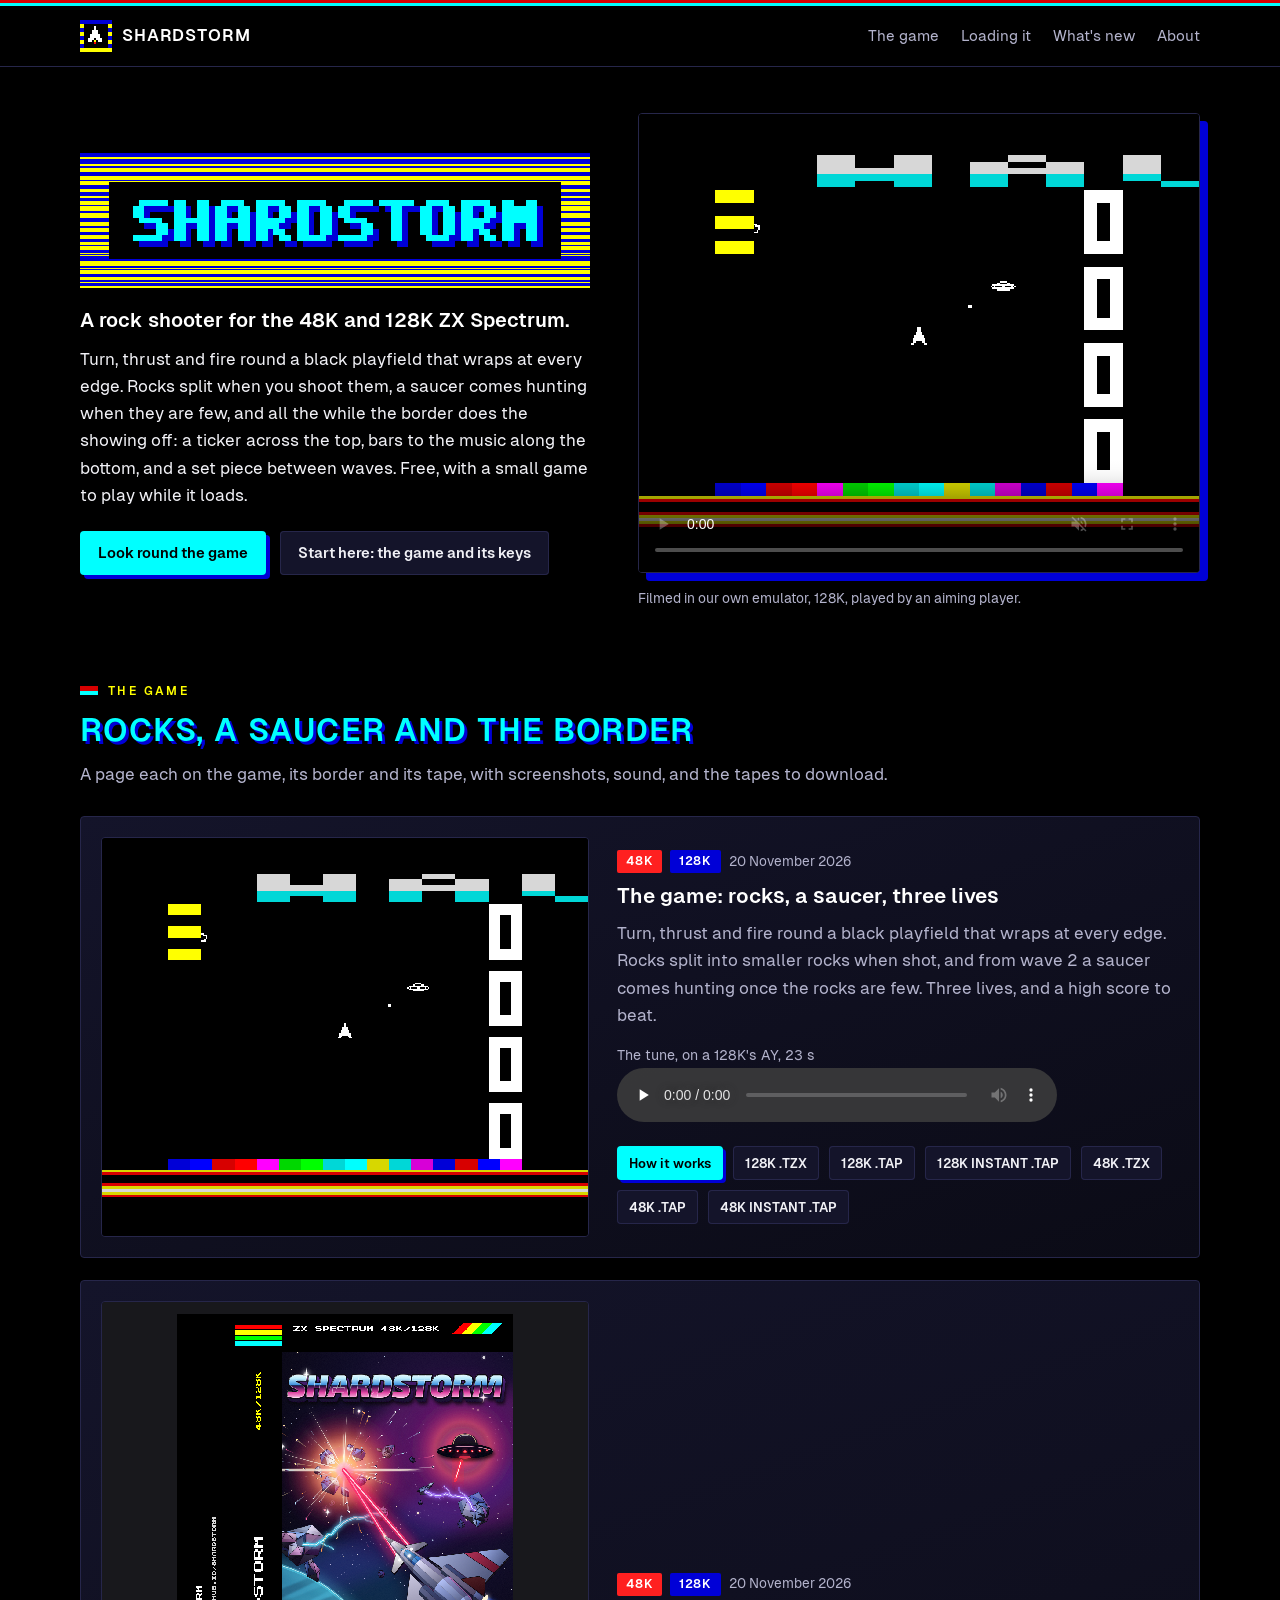
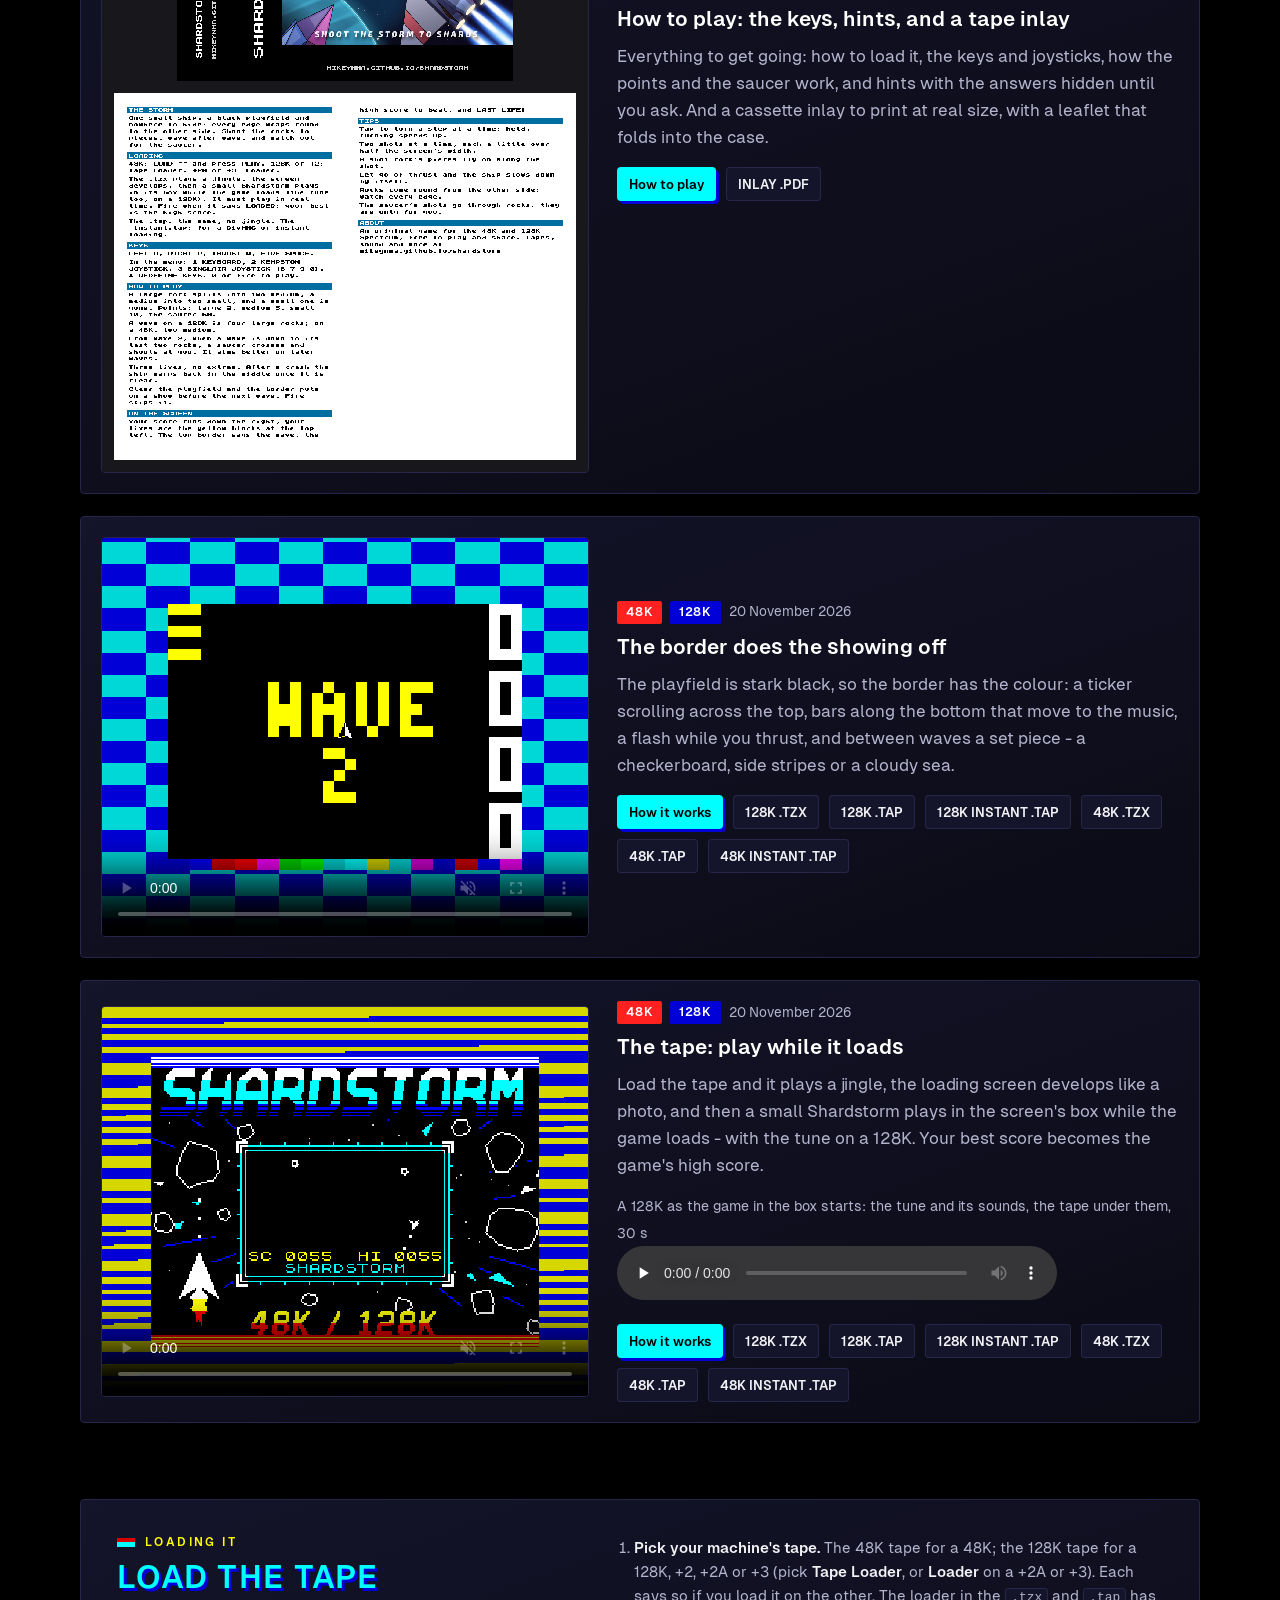
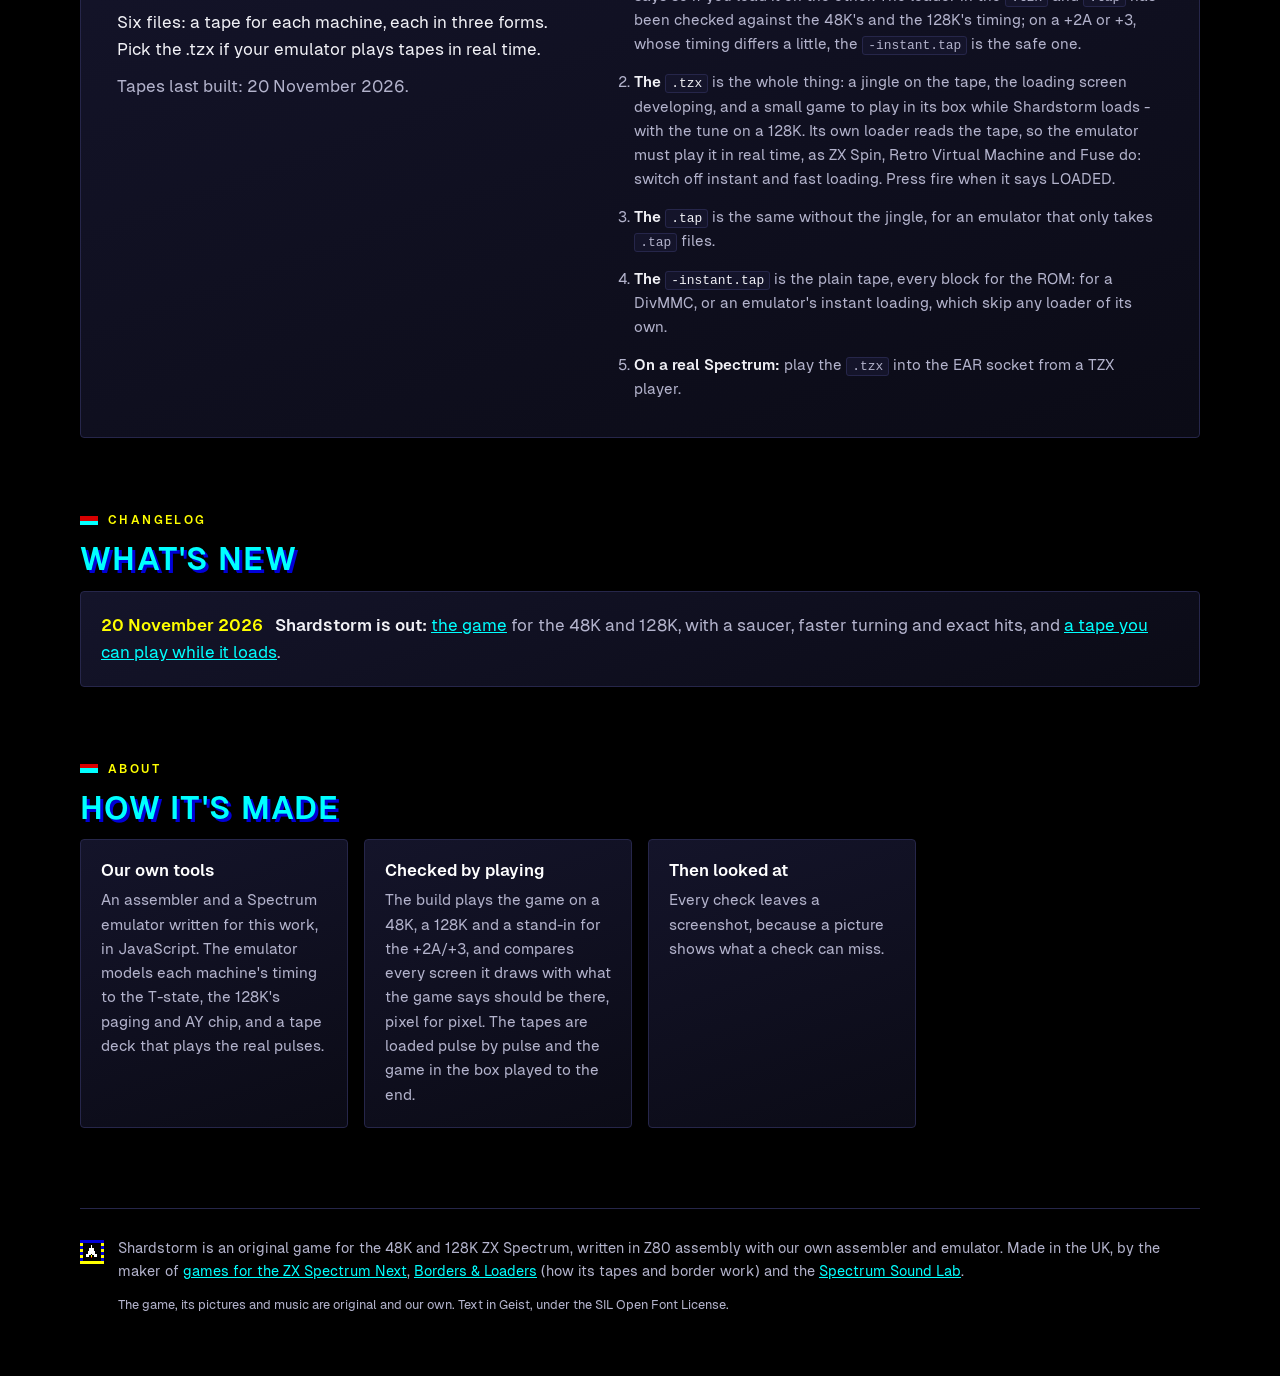
<file: index.html>
<!doctype html>
<html lang="en-GB">
<head>
<meta charset="utf-8">
<meta name="viewport" content="width=device-width,initial-scale=1">
<title>Shardstorm: a rock shooter for the 48K and 128K ZX Spectrum</title>
<meta name="description" content="Shardstorm, a rock shooter for the 48K and 128K ZX Spectrum: turn, thrust and fire round a black playfield while the border does the showing off. Free, with a game to play while it loads.">
<meta property="og:title" content="Shardstorm: a rock shooter for the 48K and 128K ZX Spectrum">
<meta property="og:description" content="Shardstorm, a rock shooter for the 48K and 128K ZX Spectrum: turn, thrust and fire round a black playfield while the border does the showing off. Free, with a game to play while it loads.">
<meta property="og:type" content="website">
<meta property="og:url" content="https://mikeynma.github.io/shardstorm/">
<meta property="og:image" content="https://mikeynma.github.io/shardstorm/share.png">
<meta property="og:image:type" content="image/png">
<meta property="og:image:width" content="1200">
<meta property="og:image:height" content="630">
<meta property="og:image:alt" content="Shardstorm: the name in cyan inside blue and yellow loading stripes, beside the game: a ship, a flying saucer and the score down the side">
<link rel="canonical" href="https://mikeynma.github.io/shardstorm/">
<meta name="twitter:card" content="summary_large_image">
<meta name="twitter:image" content="https://mikeynma.github.io/shardstorm/share.png">
<meta name="theme-color" content="#000000">
<link rel="icon" href="favicon-32.png" type="image/png">
<link rel="apple-touch-icon" href="apple-touch-icon.png">
<link rel="preload" href="fonts/geist-400.woff2" as="font" type="font/woff2" crossorigin>
<link rel="stylesheet" href="site.css">
</head>
<body>
<div class="tape" aria-hidden="true"></div>
<header class="top">
  <div class="wrap">
    <a class="brand" href="#" aria-label="Shardstorm, the front page"><img src="icon.png" width="32" height="32" alt=""><span>Shardstorm</span></a>
    <nav aria-label="Sections"><a href="#demos">The game</a><a href="#loading">Loading it</a><a href="#news">What's new</a><a href="#about">About</a></nav>
  </div>
</header>

<main>
<section class="hero wrap">
  <div class="hero-text">
    <h1><img class="logo" src="logo.png" width="435" height="115" alt="Shardstorm"></h1>
    <p class="lead">A rock shooter for the 48K and 128K ZX Spectrum.</p>
    <p>Turn, thrust and fire round a black playfield that wraps at every edge. Rocks split when you shoot them, a saucer comes hunting when they are few, and all the while the border does the showing off: a ticker across the top, bars to the music along the bottom, and a set piece between waves. Free, with a small game to play while it loads.</p>
    <div class="actions">
      <a class="btn" href="#demos">Look round the game</a>
      <a class="btn btn-ghost" href="demos/the-game/">Start here: the game and its keys</a>
    </div>
  </div>
  <figure class="hero-shot">
    <video src="videos/the-game.mp4" poster="shots/the-game/saucer.png" width="1056" height="864" muted loop playsinline controls preload="metadata" aria-label="The game: rocks, a saucer, three lives: Filmed in our own emulator, 128K, played by an aiming player"></video>
    <figcaption>Filmed in our own emulator, 128K, played by an aiming player.</figcaption>
  </figure>
</section>

<section id="demos" class="wrap">
  <p class="eyebrow">The game</p>
  <h2>Rocks, a saucer and the border</h2>
  <p class="sub">A page each on the game, its border and its tape, with screenshots, sound, and the tapes to download.</p>
  <div class="demos">
    <article class="demo card">
      <div class="demo-media"><a class="shot" href="shots/the-game/saucer.png" data-caption="The saucer: it hums, it aims roughly, and it is worth 50."><img src="shots/the-game/saucer.png" width="704" height="576" loading="lazy" alt="A black playfield with the ship in the middle and a small flying saucer, a shot between them; the lives as yellow blocks at the left, the score down the right, coloured bars below"></a></div>
      <div class="demo-text">
        <p class="badges"><span class="badge m48K">48K</span><span class="badge m128K">128K</span><span class="date">20 November 2026</span></p>
        <h3><a href="demos/the-game/">The game: rocks, a saucer, three lives</a></h3>
        <p>Turn, thrust and fire round a black playfield that wraps at every edge. Rocks split into smaller rocks when shot, and from wave 2 a saucer comes hunting once the rocks are few. Three lives, and a high score to beat.</p>
        <p class="listen"><small>The tune, on a 128K's AY, 23 s</small><br><audio controls preload="none" style="width:100%;max-width:440px" src="audio/tune-128k.mp3"></audio></p>
        <p class="links"><a class="btn btn-small" href="demos/the-game/">How it works</a><a class="btn btn-small btn-ghost" href="files/shardstorm-128k.tzx" download>128K .tzx</a><a class="btn btn-small btn-ghost" href="files/shardstorm-128k.tap" download>128K .tap</a><a class="btn btn-small btn-ghost" href="files/shardstorm-128k-instant.tap" download>128K instant .tap</a><a class="btn btn-small btn-ghost" href="files/shardstorm-48k.tzx" download>48K .tzx</a><a class="btn btn-small btn-ghost" href="files/shardstorm-48k.tap" download>48K .tap</a><a class="btn btn-small btn-ghost" href="files/shardstorm-48k-instant.tap" download>48K instant .tap</a></p>
      </div>
    </article>
    <article class="demo card">
      <div class="demo-media"><a class="shot" href="shots/how-to-play/inlay.png" data-caption="The inlay: the card (back flap, spine, front) above the leaflet."><img src="shots/how-to-play/inlay.png" width="1592" height="2520" loading="lazy" alt="A cassette inlay: a black card with ZX SPECTRUM 48K/128K and rainbow stripes, the SHARDSTORM logo and the loading screen of rocks round a black box; a narrow spine with SHARDSTORM on its side; below it a white leaflet of instructions in the Spectrum font with blue headings"></a></div>
      <div class="demo-text">
        <p class="badges"><span class="badge m48K">48K</span><span class="badge m128K">128K</span><span class="date">20 November 2026</span></p>
        <h3><a href="demos/how-to-play/">How to play: the keys, hints, and a tape inlay</a></h3>
        <p>Everything to get going: how to load it, the keys and joysticks, how the points and the saucer work, and hints with the answers hidden until you ask. And a cassette inlay to print at real size, with a leaflet that folds into the case.</p>
        <p class="links"><a class="btn btn-small" href="demos/how-to-play/">How to play</a><a class="btn btn-small btn-ghost" href="files/shardstorm-inlay.pdf" download>inlay .pdf</a></p>
      </div>
    </article>
    <article class="demo card">
      <div class="demo-media"><video src="videos/the-border.mp4" poster="shots/the-border/checkerboard.png" width="1056" height="864" muted loop playsinline controls preload="metadata" aria-label="The border does the showing off: Filmed in our own emulator, 128K: a wave, then three set pieces"></video></div>
      <div class="demo-text">
        <p class="badges"><span class="badge m48K">48K</span><span class="badge m128K">128K</span><span class="date">20 November 2026</span></p>
        <h3><a href="demos/the-border/">The border does the showing off</a></h3>
        <p>The playfield is stark black, so the border has the colour: a ticker scrolling across the top, bars along the bottom that move to the music, a flash while you thrust, and between waves a set piece - a checkerboard, side stripes or a cloudy sea.</p>
        <p class="links"><a class="btn btn-small" href="demos/the-border/">How it works</a><a class="btn btn-small btn-ghost" href="files/shardstorm-128k.tzx" download>128K .tzx</a><a class="btn btn-small btn-ghost" href="files/shardstorm-128k.tap" download>128K .tap</a><a class="btn btn-small btn-ghost" href="files/shardstorm-128k-instant.tap" download>128K instant .tap</a><a class="btn btn-small btn-ghost" href="files/shardstorm-48k.tzx" download>48K .tzx</a><a class="btn btn-small btn-ghost" href="files/shardstorm-48k.tap" download>48K .tap</a><a class="btn btn-small btn-ghost" href="files/shardstorm-48k-instant.tap" download>48K instant .tap</a></p>
      </div>
    </article>
    <article class="demo card">
      <div class="demo-media"><video src="videos/the-tape.mp4" poster="shots/the-tape/loading.png" width="1056" height="864" muted loop playsinline controls preload="metadata" aria-label="The tape: play while it loads: Filmed in our own emulator, 128K: moments from the whole load, then the game"></video></div>
      <div class="demo-text">
        <p class="badges"><span class="badge m48K">48K</span><span class="badge m128K">128K</span><span class="date">20 November 2026</span></p>
        <h3><a href="demos/the-tape/">The tape: play while it loads</a></h3>
        <p>Load the tape and it plays a jingle, the loading screen develops like a photo, and then a small Shardstorm plays in the screen's box while the game loads - with the tune on a 128K. Your best score becomes the game's high score.</p>
        <p class="listen"><small>A 128K as the game in the box starts: the tune and its sounds, the tape under them, 30 s</small><br><audio controls preload="none" style="width:100%;max-width:440px" src="audio/tape-128k.mp3"></audio></p>
        <p class="links"><a class="btn btn-small" href="demos/the-tape/">How it works</a><a class="btn btn-small btn-ghost" href="files/shardstorm-128k.tzx" download>128K .tzx</a><a class="btn btn-small btn-ghost" href="files/shardstorm-128k.tap" download>128K .tap</a><a class="btn btn-small btn-ghost" href="files/shardstorm-128k-instant.tap" download>128K instant .tap</a><a class="btn btn-small btn-ghost" href="files/shardstorm-48k.tzx" download>48K .tzx</a><a class="btn btn-small btn-ghost" href="files/shardstorm-48k.tap" download>48K .tap</a><a class="btn btn-small btn-ghost" href="files/shardstorm-48k-instant.tap" download>48K instant .tap</a></p>
      </div>
    </article>
  </div>
</section>

<section id="loading" class="wrap">
  <div class="card download">
    <div>
      <p class="eyebrow">Loading it</p>
      <h2>Load the tape</h2>
      <p>Six files: a tape for each machine, each in three forms. Pick the .tzx if your emulator plays tapes in real time.</p>
      <p class="meta">Tapes last built: 20 November 2026.</p>
    </div>
    <ol class="steps">
      <li><b>Pick your machine's tape.</b> The 48K tape for a 48K; the 128K tape for a 128K, +2, +2A or +3 (pick <b>Tape Loader</b>, or <b>Loader</b> on a +2A or +3). Each says so if you load it on the other. The loader in the <code>.tzx</code> and <code>.tap</code> has been checked against the 48K's and the 128K's timing; on a +2A or +3, whose timing differs a little, the <code>-instant.tap</code> is the safe one.</li>
      <li><b>The <code>.tzx</code></b> is the whole thing: a jingle on the tape, the loading screen developing, and a small game to play in its box while Shardstorm loads - with the tune on a 128K. Its own loader reads the tape, so the emulator must play it in real time, as ZX Spin, Retro Virtual Machine and Fuse do: switch off instant and fast loading. Press fire when it says LOADED.</li>
      <li><b>The <code>.tap</code></b> is the same without the jingle, for an emulator that only takes <code>.tap</code> files.</li>
      <li><b>The <code>-instant.tap</code></b> is the plain tape, every block for the ROM: for a DivMMC, or an emulator's instant loading, which skip any loader of its own.</li>
      <li><b>On a real Spectrum:</b> play the <code>.tzx</code> into the EAR socket from a TZX player.</li>
    </ol>
  </div>
</section>

<section id="news" class="wrap">
  <p class="eyebrow">Changelog</p>
  <h2>What's new</h2>
  <div class="log card">
    <ul>
      <li><time datetime="2026-11-20">20 November 2026</time> <b>Shardstorm is out:</b> <a href="demos/the-game/">the game</a> for the 48K and 128K, with a saucer, faster turning and exact hits, and <a href="demos/the-tape/">a tape you can play while it loads</a>.</li>
    </ul>
  </div>
</section>

<section id="about" class="wrap">
  <p class="eyebrow">About</p>
  <h2>How it's made</h2>
  <div class="grid cards">
    <article class="card"><h3>Our own tools</h3><p>An assembler and a Spectrum emulator written for this work, in JavaScript. The emulator models each machine's timing to the T-state, the 128K's paging and AY chip, and a tape deck that plays the real pulses.</p></article>
    <article class="card"><h3>Checked by playing</h3><p>The build plays the game on a 48K, a 128K and a stand-in for the +2A/+3, and compares every screen it draws with what the game says should be there, pixel for pixel. The tapes are loaded pulse by pulse and the game in the box played to the end.</p></article>
    <article class="card"><h3>Then looked at</h3><p>Every check leaves a screenshot, because a picture shows what a check can miss.</p></article>
  </div>
</section>
</main>

<footer class="wrap foot">
  <img src="icon.png" width="24" height="24" alt="">
  <div>
    <p>Shardstorm is an original game for the 48K and 128K ZX Spectrum, written in Z80 assembly with our own assembler and emulator. Made in the UK, by the maker of <a href="https://mikeynma.github.io/">games for the ZX Spectrum Next</a>, <a href="https://mikeynma.github.io/borders-and-loaders/">Borders &amp; Loaders</a> (how its tapes and border work) and the <a href="https://mikeynma.github.io/spectrum-sound-lab/">Spectrum Sound Lab</a>.</p>
    <p class="small">The game, its pictures and music are original and our own. Text in Geist, under the SIL Open Font License.</p>
  </div>
</footer>
<dialog class="lightbox" aria-label="Screenshot">
  <figure><div class="lb-view"><img alt=""></div><figcaption></figcaption></figure>
  <div class="lb-zoom" role="group" aria-label="Zoom">
    <button type="button" class="lb-out" aria-label="Zoom out">&minus;</button>
    <button type="button" class="lb-fit" aria-label="Fit it to the screen">Fit</button>
    <button type="button" class="lb-in" aria-label="Zoom in">+</button>
  </div>
  <button class="lb-btn lb-prev" type="button" aria-label="Previous picture">&lsaquo;</button>
  <button class="lb-btn lb-next" type="button" aria-label="Next picture">&rsaquo;</button>
  <button class="lb-btn lb-close" type="button" autofocus aria-label="Close">&times;</button>
</dialog>
<script src="site.js"></script>
</body>
</html>
</file>
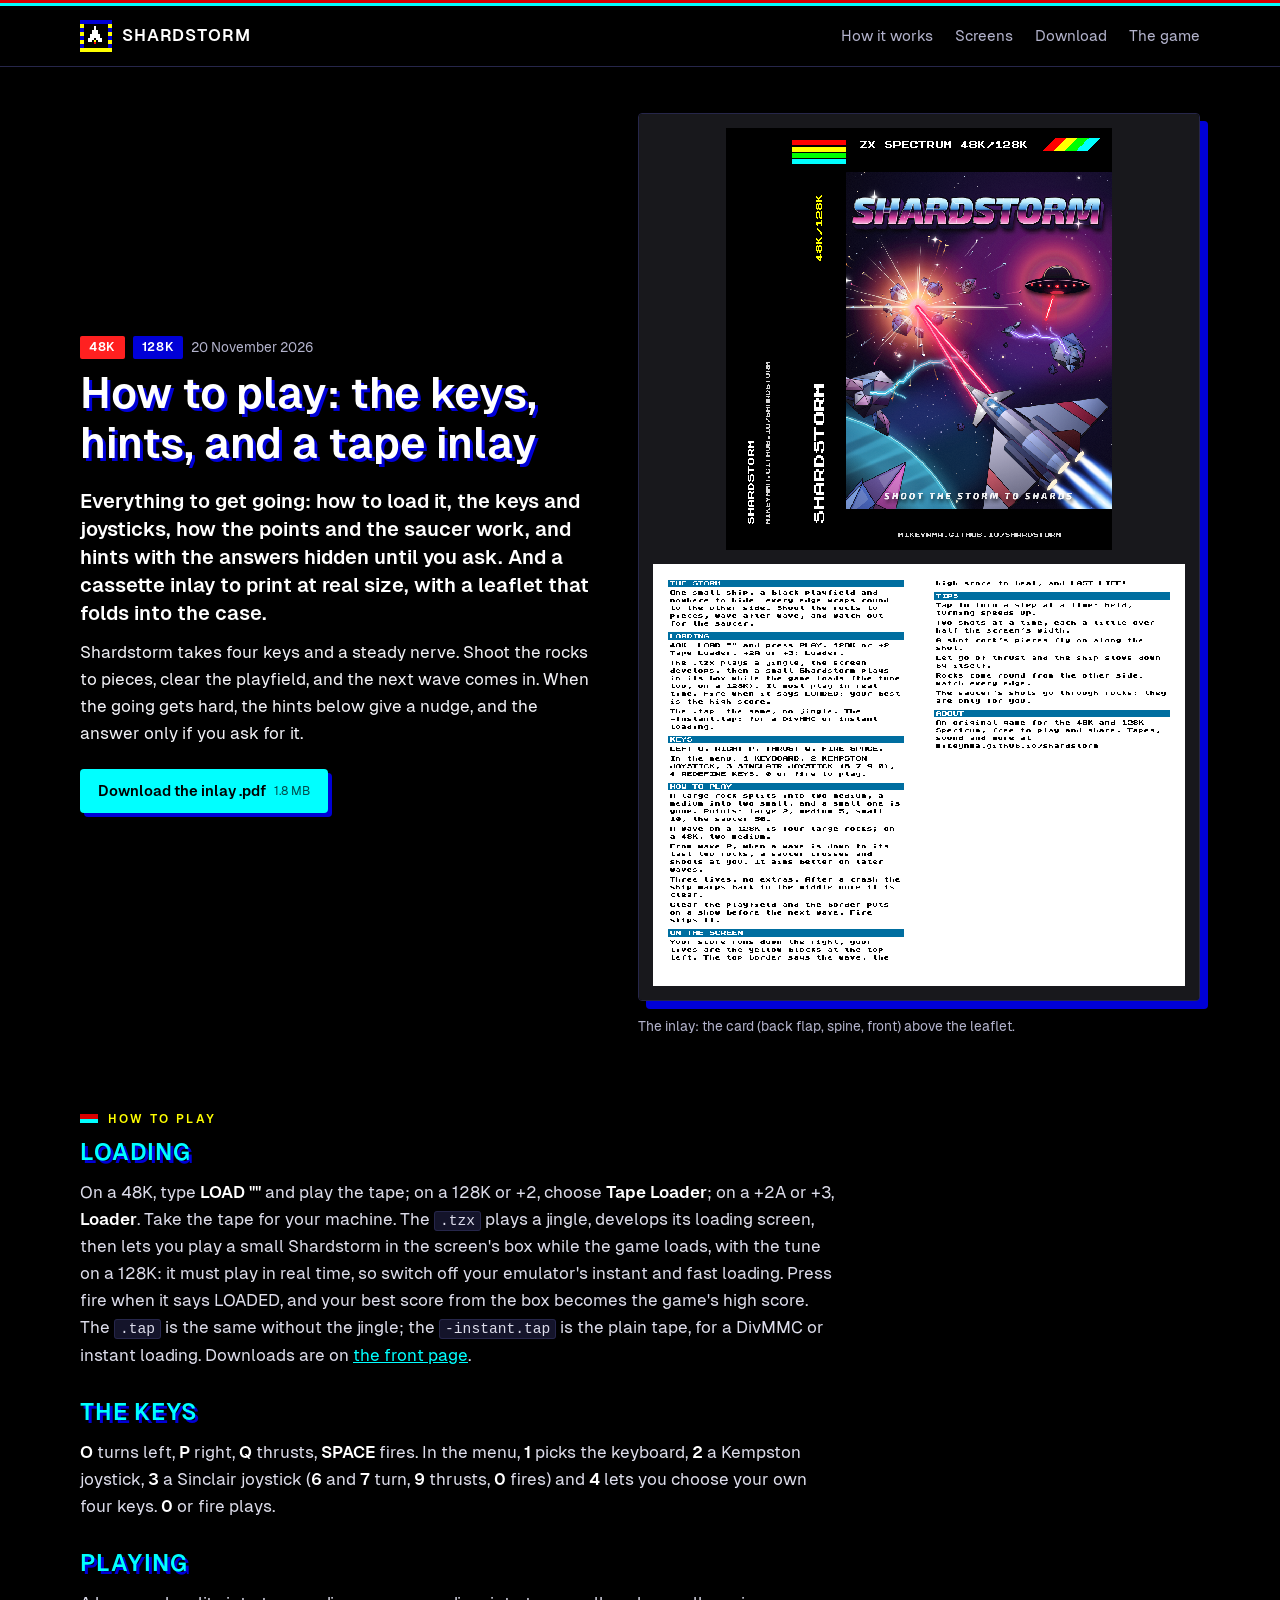
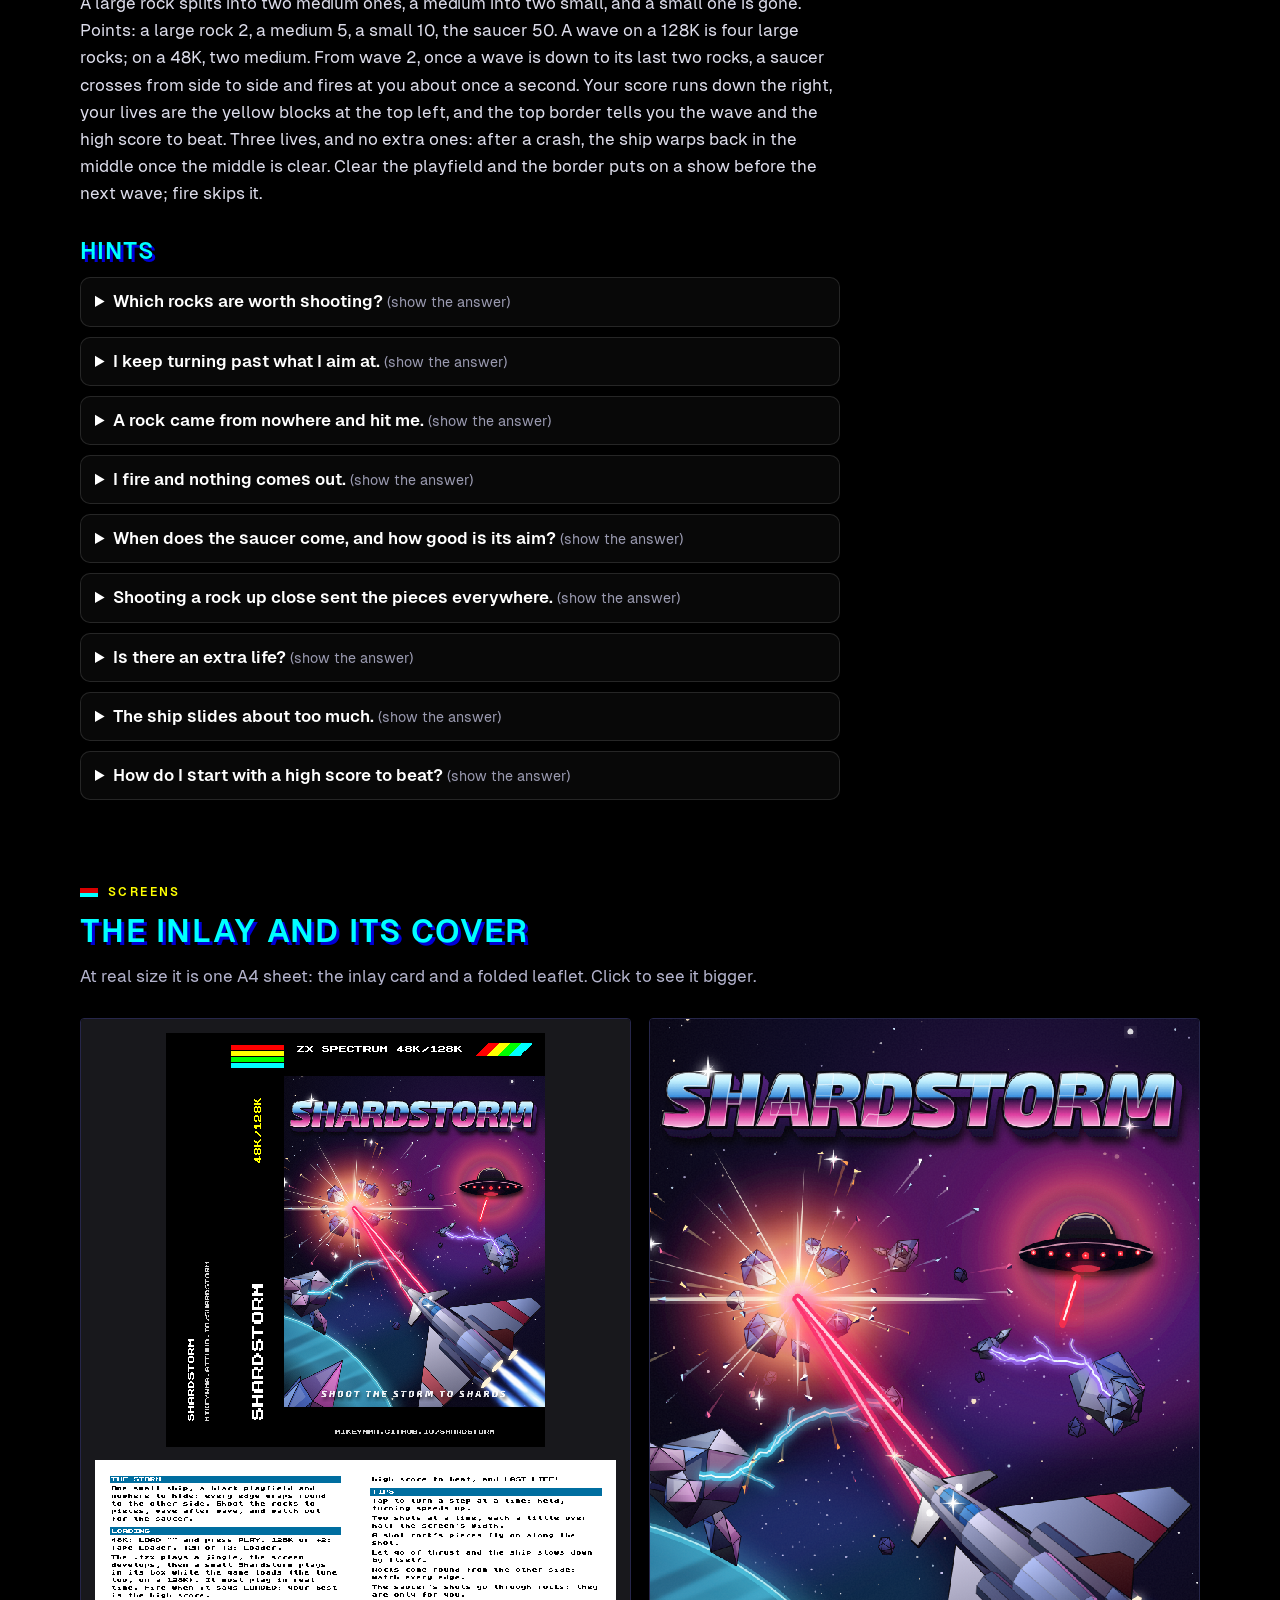
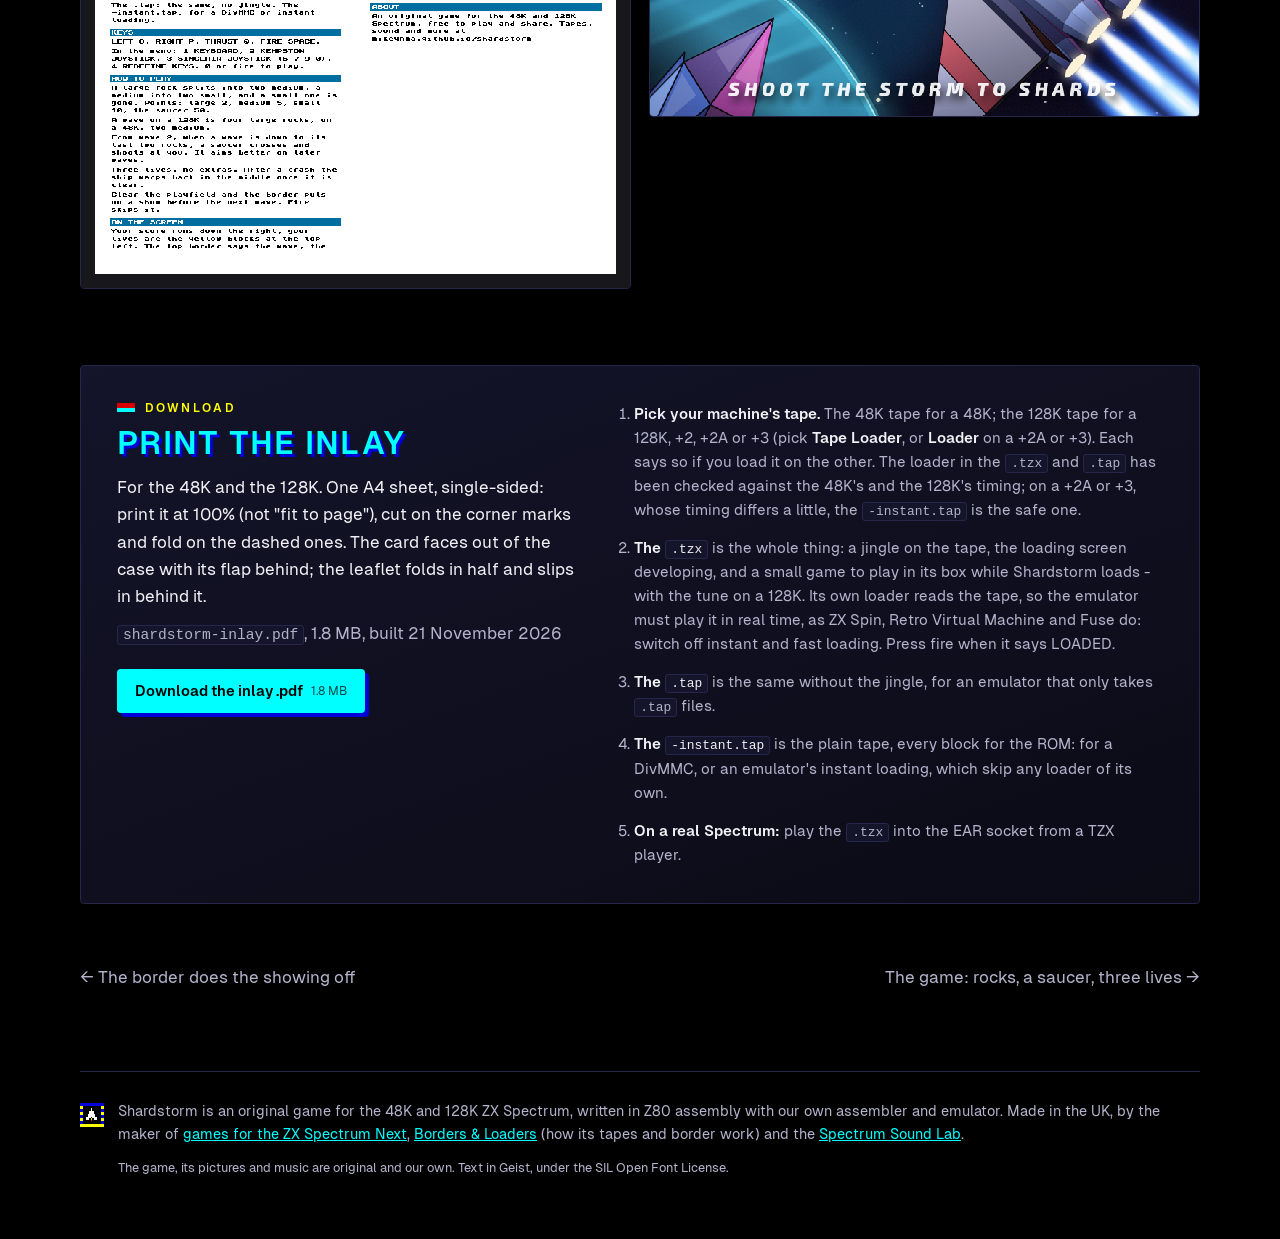
<file: demos/how-to-play/index.html>
<!doctype html>
<html lang="en-GB">
<head>
<meta charset="utf-8">
<meta name="viewport" content="width=device-width,initial-scale=1">
<title>How to play: the keys, hints, and a tape inlay - Shardstorm</title>
<meta name="description" content="Everything to get going: how to load it, the keys and joysticks, how the points and the saucer work, and hints with the answers hidden until you ask. And a cassette inlay to print at real size, with a leaflet that folds into the case.">
<meta property="og:title" content="How to play: the keys, hints, and a tape inlay - Shardstorm">
<meta property="og:description" content="Everything to get going: how to load it, the keys and joysticks, how the points and the saucer work, and hints with the answers hidden until you ask. And a cassette inlay to print at real size, with a leaflet that folds into the case.">
<meta property="og:type" content="website">
<meta property="og:url" content="https://mikeynma.github.io/shardstorm/demos/how-to-play/">
<meta property="og:image" content="https://mikeynma.github.io/shardstorm/shots/how-to-play/inlay.png">
<meta property="og:image:type" content="image/png">
<meta property="og:image:width" content="1592">
<meta property="og:image:height" content="2520">
<meta property="og:image:alt" content="A cassette inlay: a black card with ZX SPECTRUM 48K/128K and rainbow stripes, the SHARDSTORM logo and the loading screen of rocks round a black box; a narrow spine with SHARDSTORM on its side; below it a white leaflet of instructions in the Spectrum font with blue headings">
<link rel="canonical" href="https://mikeynma.github.io/shardstorm/demos/how-to-play/">
<meta name="twitter:card" content="summary_large_image">
<meta name="twitter:image" content="https://mikeynma.github.io/shardstorm/shots/how-to-play/inlay.png">
<meta name="theme-color" content="#000000">
<link rel="icon" href="../../favicon-32.png" type="image/png">
<link rel="apple-touch-icon" href="../../apple-touch-icon.png">
<link rel="preload" href="../../fonts/geist-400.woff2" as="font" type="font/woff2" crossorigin>
<link rel="stylesheet" href="../../site.css">
</head>
<body>
<div class="tape" aria-hidden="true"></div>
<header class="top">
  <div class="wrap">
    <a class="brand" href="../../" aria-label="Shardstorm, the front page"><img src="../../icon.png" width="32" height="32" alt=""><span>Shardstorm</span></a>
    <nav aria-label="Sections"><a href="#how">How it works</a><a href="#screens">Screens</a><a href="#download">Download</a><a href="../../#demos">The game</a></nav>
  </div>
</header>

<main>
<section class="hero wrap">
  <div class="hero-text">
    <p class="badges"><span class="badge m48K">48K</span><span class="badge m128K">128K</span><span class="date">20 November 2026</span></p>
    <h1 class="title">How to play: the keys, hints, and a tape inlay</h1>
    <p class="lead">Everything to get going: how to load it, the keys and joysticks, how the points and the saucer work, and hints with the answers hidden until you ask. And a cassette inlay to print at real size, with a leaflet that folds into the case.</p>
    <p>Shardstorm takes four keys and a steady nerve. Shoot the rocks to pieces, clear the playfield, and the next wave comes in. When the going gets hard, the hints below give a nudge, and the answer only if you ask for it.</p>
    <div class="actions"><a class="btn" href="../../files/shardstorm-inlay.pdf" download>Download the inlay .pdf <small>1.8 MB</small></a></div>
  </div>
  <figure class="hero-shot">
    <a class="shot" href="../../shots/how-to-play/inlay.png" data-caption="The inlay: the card (back flap, spine, front) above the leaflet."><img src="../../shots/how-to-play/inlay.png" width="1592" height="2520" alt="A cassette inlay: a black card with ZX SPECTRUM 48K/128K and rainbow stripes, the SHARDSTORM logo and the loading screen of rocks round a black box; a narrow spine with SHARDSTORM on its side; below it a white leaflet of instructions in the Spectrum font with blue headings"></a>
    <figcaption>The inlay: the card (back flap, spine, front) above the leaflet.</figcaption>
  </figure>
</section>

<section id="how" class="wrap">
  <p class="eyebrow">How to play</p>
  <div class="tech">
    <div class="tech-text">
      <h2>Loading</h2>
      <p>On a 48K, type <b>LOAD ""</b> and play the tape; on a 128K or +2, choose <b>Tape Loader</b>; on a +2A or +3, <b>Loader</b>. Take the tape for your machine. The <code>.tzx</code> plays a jingle, develops its loading screen, then lets you play a small Shardstorm in the screen's box while the game loads, with the tune on a 128K: it must play in real time, so switch off your emulator's instant and fast loading. Press fire when it says LOADED, and your best score from the box becomes the game's high score. The <code>.tap</code> is the same without the jingle; the <code>-instant.tap</code> is the plain tape, for a DivMMC or instant loading. Downloads are on <a href="../../">the front page</a>.</p>
      <h2>The keys</h2>
      <p><b>O</b> turns left, <b>P</b> right, <b>Q</b> thrusts, <b>SPACE</b> fires. In the menu, <b>1</b> picks the keyboard, <b>2</b> a Kempston joystick, <b>3</b> a Sinclair joystick (<b>6</b> and <b>7</b> turn, <b>9</b> thrusts, <b>0</b> fires) and <b>4</b> lets you choose your own four keys. <b>0</b> or fire plays.</p>
      <h2>Playing</h2>
      <p>A large rock splits into two medium ones, a medium into two small, and a small one is gone. Points: a large rock 2, a medium 5, a small 10, the saucer 50. A wave on a 128K is four large rocks; on a 48K, two medium. From wave 2, once a wave is down to its last two rocks, a saucer crosses from side to side and fires at you about once a second. Your score runs down the right, your lives are the yellow blocks at the top left, and the top border tells you the wave and the high score to beat. Three lives, and no extra ones: after a crash, the ship warps back in the middle once the middle is clear. Clear the playfield and the border puts on a show before the next wave; fire skips it.</p>
      <h2>Hints</h2>
      <details class="hint"><summary>Which rocks are worth shooting? <small>(show the answer)</small></summary><p>The smaller the better: a small rock is worth 10, five times a large one. The saucer is worth 50.</p></details>
<details class="hint"><summary>I keep turning past what I aim at. <small>(show the answer)</small></summary><p>Turning speeds up the longer you hold it. Tap the key to turn one step at a time; there are sixteen.</p></details>
<details class="hint"><summary>A rock came from nowhere and hit me. <small>(show the answer)</small></summary><p>Everything wraps: a rock leaving one edge comes straight back in at the other. Keep an eye on every edge, not just what is in front of you.</p></details>
<details class="hint"><summary>I fire and nothing comes out. <small>(show the answer)</small></summary><p>Only two of your shots can be in the air at once, and each flies about 160 pixels before it is gone. Fewer, well-aimed shots beat holding fire down.</p></details>
<details class="hint"><summary>When does the saucer come, and how good is its aim? <small>(show the answer)</small></summary><p>From wave 2, once a wave is down to its last two rocks. It aims roughly on waves 2 and 3, better on 4 to 6, and straight at you from wave 7. Its shots pass through rocks; they are only for you. A wave is not over while it flies, so shoot it for 50 or wait for it to leave by the far side.</p></details>
<details class="hint"><summary>Shooting a rock up close sent the pieces everywhere. <small>(show the answer)</small></summary><p>The pieces keep the rock's own drift and spread apart, with a push along your shot. Shoot from a little way off, so they have room to spread before they reach you.</p></details>
<details class="hint"><summary>Is there an extra life? <small>(show the answer)</small></summary><p>No: three lives a game. After a crash the ship comes back in the middle once the middle is clear, and nothing can hit it while it warps in. The top border says LAST LIFE! when you are down to one.</p></details>
<details class="hint"><summary>The ship slides about too much. <small>(show the answer)</small></summary><p>Let go of thrust and it slows down by itself. Short bursts of thrust keep it under control.</p></details>
<details class="hint"><summary>How do I start with a high score to beat? <small>(show the answer)</small></summary><p>Play the game in the box while the <code>.tzx</code> or <code>.tap</code> loads: your best there becomes Shardstorm's high score. It lasts until the Spectrum is switched off.</p></details>

    </div>

  </div>
</section>

<section id="screens" class="wrap">
  <p class="eyebrow">Screens</p>
  <h2>The inlay and its cover</h2>
  <p class="sub">At real size it is one A4 sheet: the inlay card and a folded leaflet. Click to see it bigger.</p>
  <div class="gallery">
    <a class="shot" href="../../shots/how-to-play/inlay.png" data-caption="The inlay: the card (back flap, spine, front) above the leaflet."><img src="../../shots/how-to-play/inlay.png" width="1592" height="2520" loading="lazy" alt="A cassette inlay: a black card with ZX SPECTRUM 48K/128K and rainbow stripes, the SHARDSTORM logo and the loading screen of rocks round a black box; a narrow spine with SHARDSTORM on its side; below it a white leaflet of instructions in the Spectrum font with blue headings"></a>
    <a class="shot" href="../../shots/how-to-play/cover.png" data-caption="The cover painting, as the covers of the time were: the game as it plays in the imagination."><img src="../../shots/how-to-play/cover.png" width="756" height="960" loading="lazy" alt="The Shardstorm cover painting: a white and red fighter banking hard through a storm of crystal asteroids, its twin lasers shattering one into glittering shards, a black saucer watching from a burning nebula, lightning between the rocks, the title in icy chrome"></a>
  </div>
</section>

<section id="download" class="wrap">
  <div class="card download">
    <div>
      <p class="eyebrow">Download</p>
      <h2>Print the inlay</h2>
      <p>For the 48K and the 128K. One A4 sheet, single-sided: print it at 100% (not "fit to page"), cut on the corner marks and fold on the dashed ones. The card faces out of the case with its flap behind; the leaflet folds in half and slips in behind it.</p>
      <p class="meta"><code>shardstorm-inlay.pdf</code>, 1.8 MB, built 21 November 2026</p>
      <div class="actions"><a class="btn" href="../../files/shardstorm-inlay.pdf" download>Download the inlay .pdf <small>1.8 MB</small></a></div>
    </div>
    <ol class="steps">
      <li><b>Pick your machine's tape.</b> The 48K tape for a 48K; the 128K tape for a 128K, +2, +2A or +3 (pick <b>Tape Loader</b>, or <b>Loader</b> on a +2A or +3). Each says so if you load it on the other. The loader in the <code>.tzx</code> and <code>.tap</code> has been checked against the 48K's and the 128K's timing; on a +2A or +3, whose timing differs a little, the <code>-instant.tap</code> is the safe one.</li>
      <li><b>The <code>.tzx</code></b> is the whole thing: a jingle on the tape, the loading screen developing, and a small game to play in its box while Shardstorm loads - with the tune on a 128K. Its own loader reads the tape, so the emulator must play it in real time, as ZX Spin, Retro Virtual Machine and Fuse do: switch off instant and fast loading. Press fire when it says LOADED.</li>
      <li><b>The <code>.tap</code></b> is the same without the jingle, for an emulator that only takes <code>.tap</code> files.</li>
      <li><b>The <code>-instant.tap</code></b> is the plain tape, every block for the ROM: for a DivMMC, or an emulator's instant loading, which skip any loader of its own.</li>
      <li><b>On a real Spectrum:</b> play the <code>.tzx</code> into the EAR socket from a TZX player.</li>
    </ol>
  </div>
</section>

<nav class="wrap pager" aria-label="Other demos">
  <a href="../the-border/">&larr; The border does the showing off</a>
  <a href="../the-game/">The game: rocks, a saucer, three lives &rarr;</a>
</nav>
</main>

<footer class="wrap foot">
  <img src="../../icon.png" width="24" height="24" alt="">
  <div>
    <p>Shardstorm is an original game for the 48K and 128K ZX Spectrum, written in Z80 assembly with our own assembler and emulator. Made in the UK, by the maker of <a href="https://mikeynma.github.io/">games for the ZX Spectrum Next</a>, <a href="https://mikeynma.github.io/borders-and-loaders/">Borders &amp; Loaders</a> (how its tapes and border work) and the <a href="https://mikeynma.github.io/spectrum-sound-lab/">Spectrum Sound Lab</a>.</p>
    <p class="small">The game, its pictures and music are original and our own. Text in Geist, under the SIL Open Font License.</p>
  </div>
</footer>
<dialog class="lightbox" aria-label="Screenshot">
  <figure><div class="lb-view"><img alt=""></div><figcaption></figcaption></figure>
  <div class="lb-zoom" role="group" aria-label="Zoom">
    <button type="button" class="lb-out" aria-label="Zoom out">&minus;</button>
    <button type="button" class="lb-fit" aria-label="Fit it to the screen">Fit</button>
    <button type="button" class="lb-in" aria-label="Zoom in">+</button>
  </div>
  <button class="lb-btn lb-prev" type="button" aria-label="Previous picture">&lsaquo;</button>
  <button class="lb-btn lb-next" type="button" aria-label="Next picture">&rsaquo;</button>
  <button class="lb-btn lb-close" type="button" autofocus aria-label="Close">&times;</button>
</dialog>
<script src="../../site.js"></script>
</body>
</html>
</file>
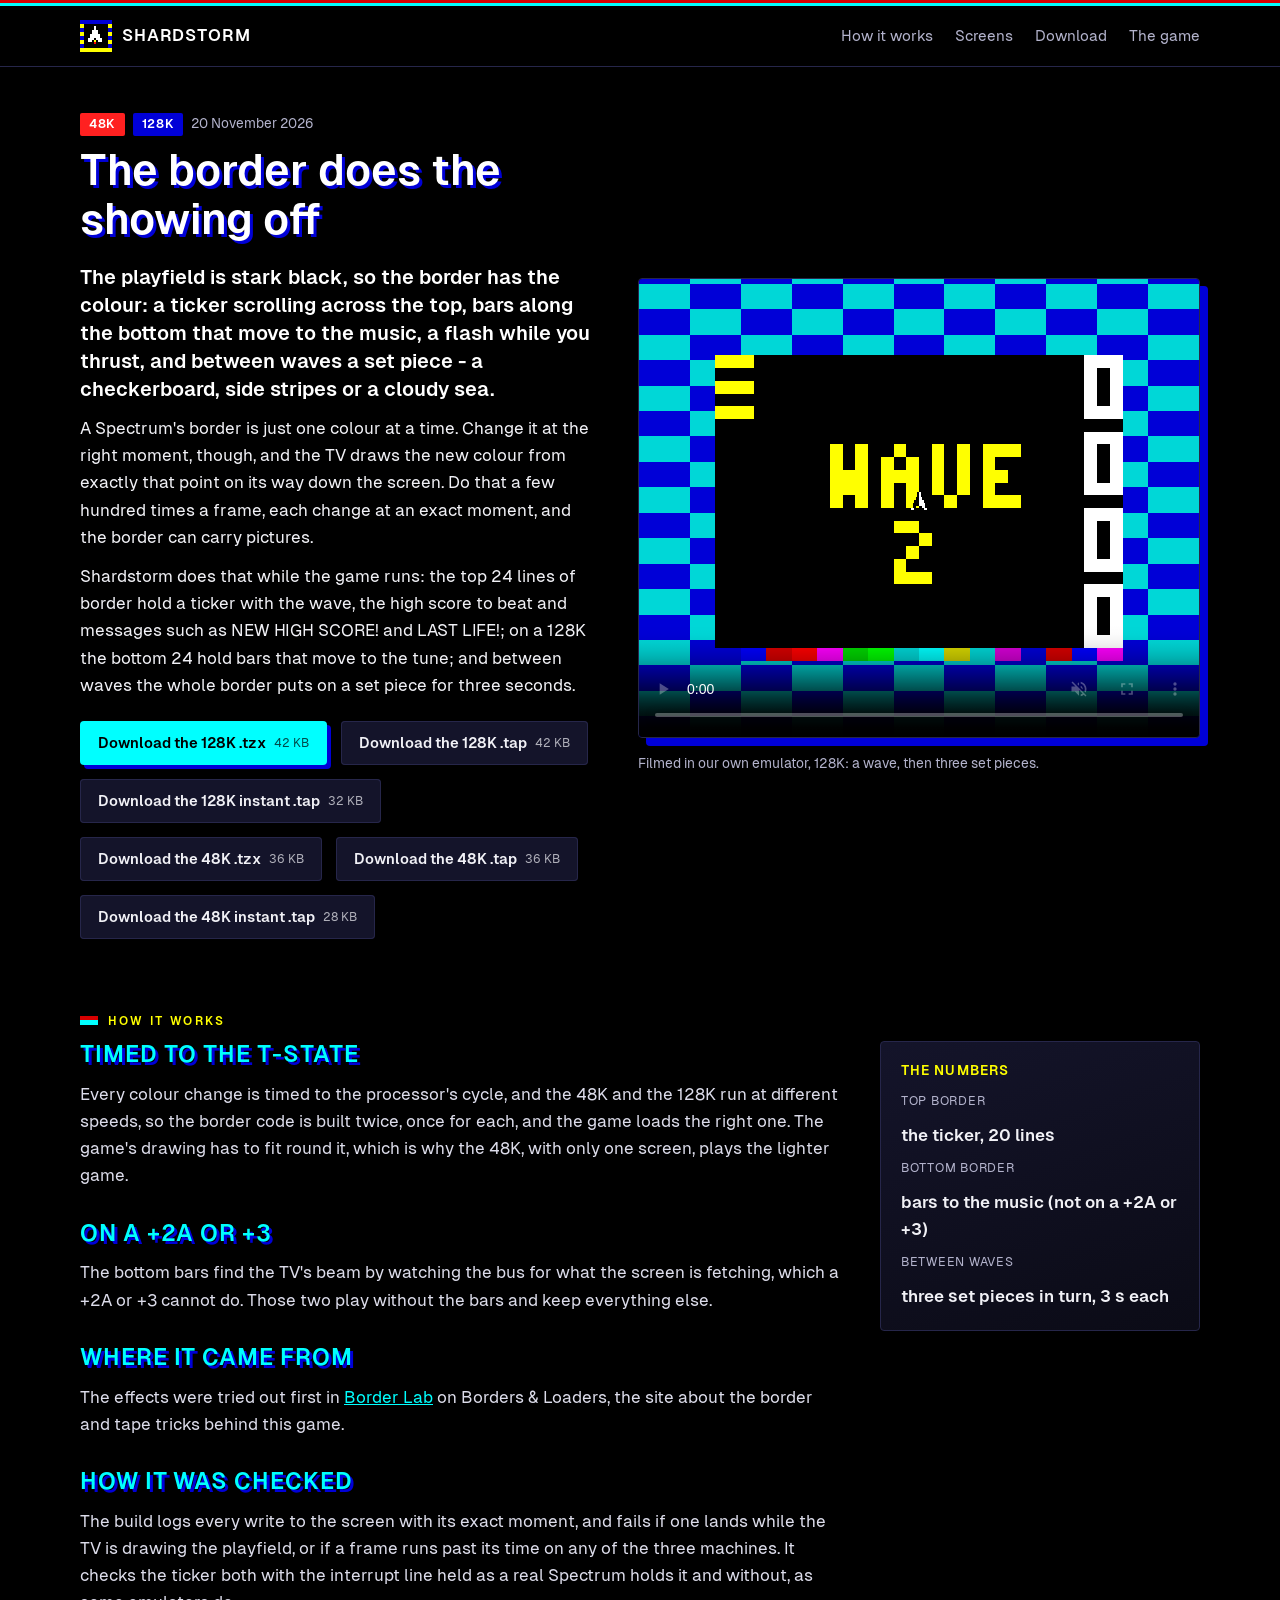
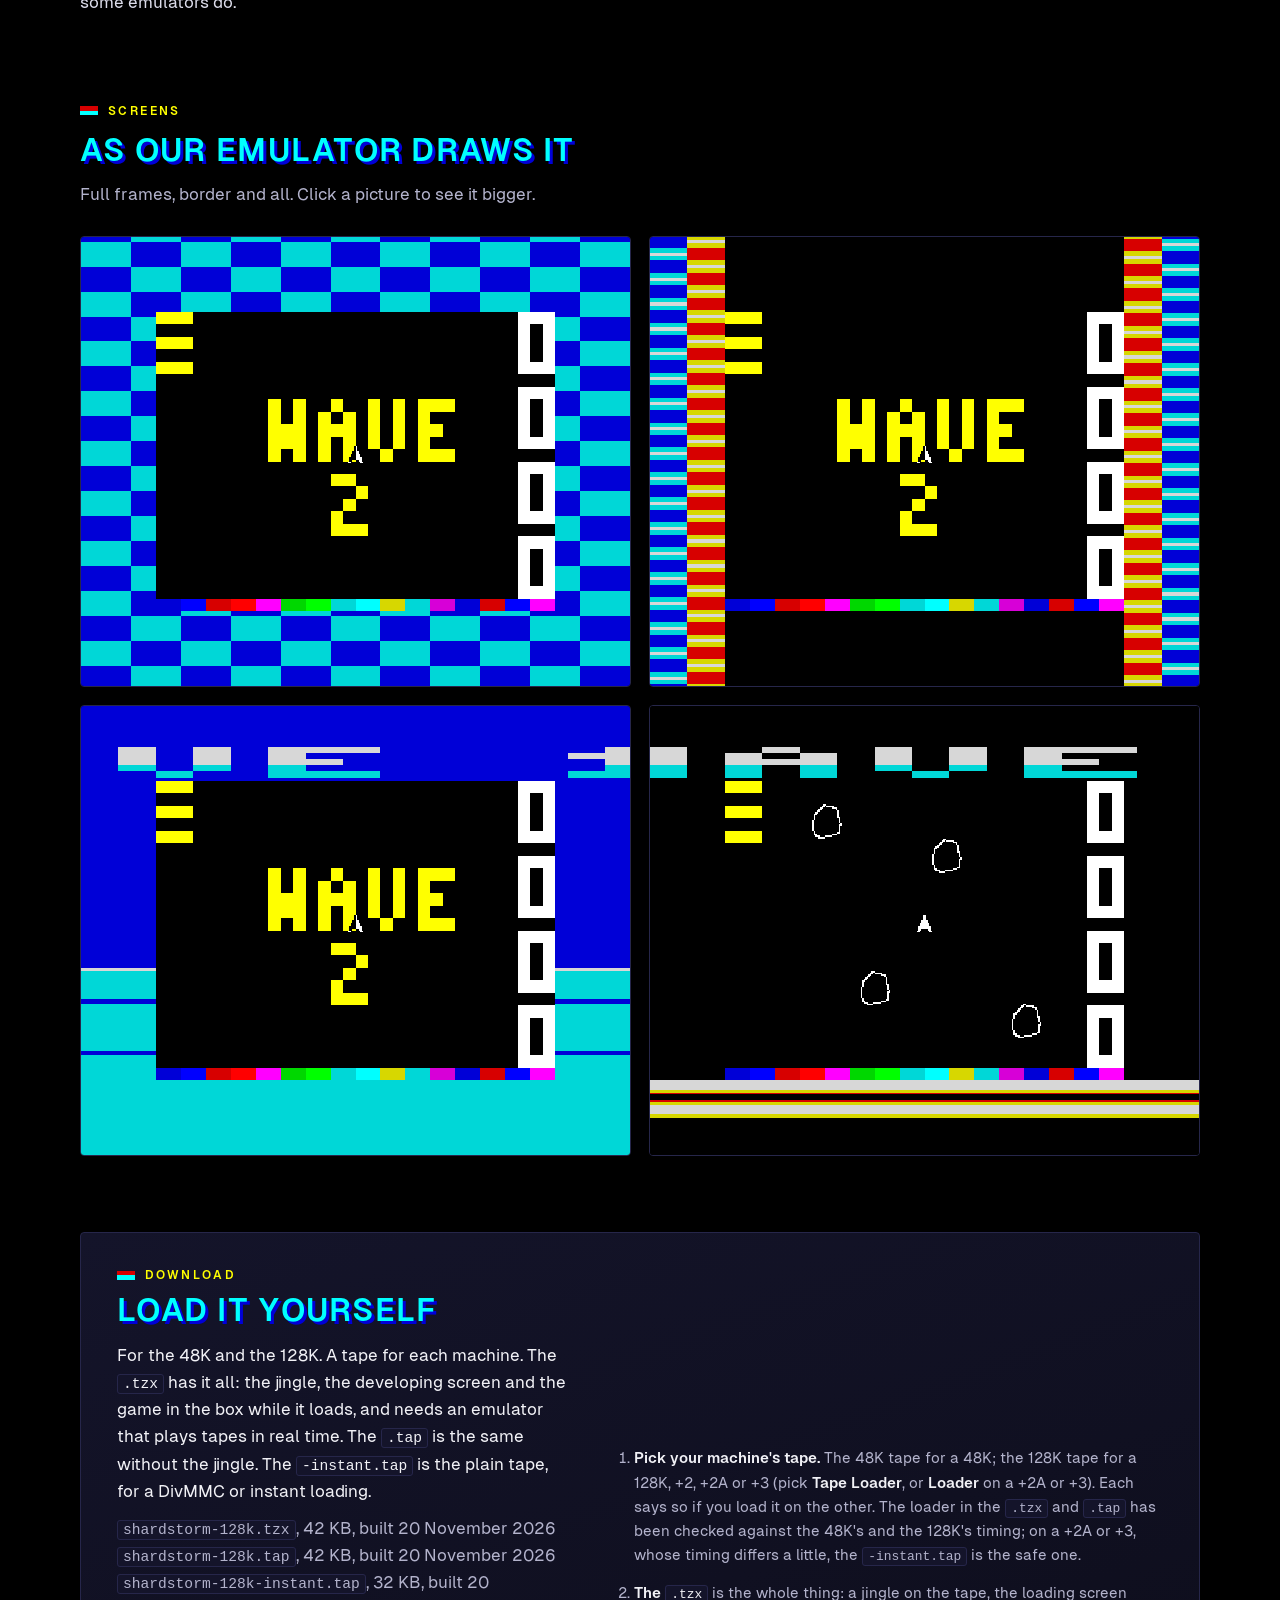
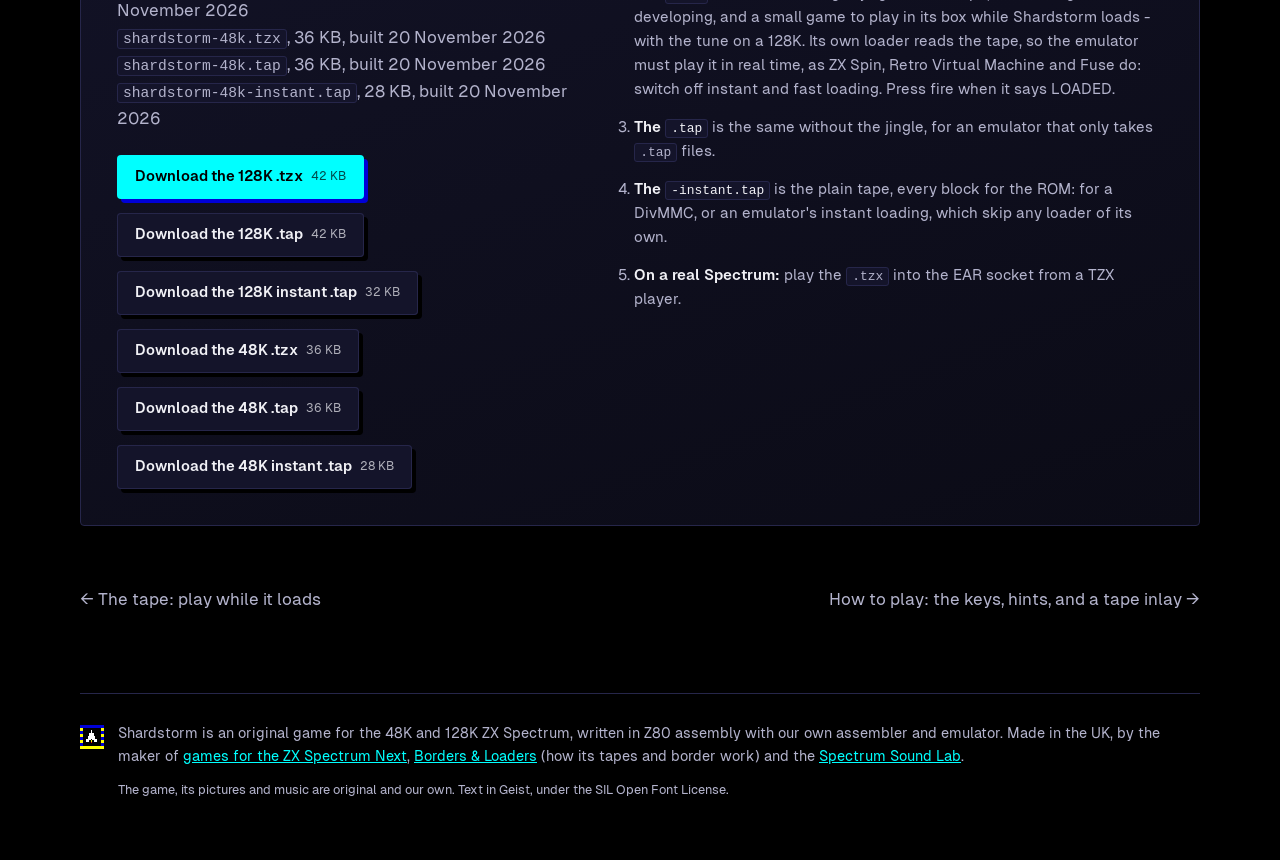
<file: demos/the-border/index.html>
<!doctype html>
<html lang="en-GB">
<head>
<meta charset="utf-8">
<meta name="viewport" content="width=device-width,initial-scale=1">
<title>The border does the showing off - Shardstorm</title>
<meta name="description" content="The playfield is stark black, so the border has the colour: a ticker scrolling across the top, bars along the bottom that move to the music, a flash while you thrust, and between waves a set piece - a checkerboard, side stripes or a cloudy sea.">
<meta property="og:title" content="The border does the showing off - Shardstorm">
<meta property="og:description" content="The playfield is stark black, so the border has the colour: a ticker scrolling across the top, bars along the bottom that move to the music, a flash while you thrust, and between waves a set piece - a checkerboard, side stripes or a cloudy sea.">
<meta property="og:type" content="website">
<meta property="og:url" content="https://mikeynma.github.io/shardstorm/demos/the-border/">
<meta property="og:image" content="https://mikeynma.github.io/shardstorm/shots/the-border/checkerboard.png">
<meta property="og:image:type" content="image/png">
<meta property="og:image:width" content="704">
<meta property="og:image:height" content="576">
<meta property="og:image:alt" content="A blue and cyan checkerboard filling the border round a black playfield with WAVE 2 in big yellow letters">
<link rel="canonical" href="https://mikeynma.github.io/shardstorm/demos/the-border/">
<meta name="twitter:card" content="summary_large_image">
<meta name="twitter:image" content="https://mikeynma.github.io/shardstorm/shots/the-border/checkerboard.png">
<meta name="theme-color" content="#000000">
<link rel="icon" href="../../favicon-32.png" type="image/png">
<link rel="apple-touch-icon" href="../../apple-touch-icon.png">
<link rel="preload" href="../../fonts/geist-400.woff2" as="font" type="font/woff2" crossorigin>
<link rel="stylesheet" href="../../site.css">
</head>
<body>
<div class="tape" aria-hidden="true"></div>
<header class="top">
  <div class="wrap">
    <a class="brand" href="../../" aria-label="Shardstorm, the front page"><img src="../../icon.png" width="32" height="32" alt=""><span>Shardstorm</span></a>
    <nav aria-label="Sections"><a href="#how">How it works</a><a href="#screens">Screens</a><a href="#download">Download</a><a href="../../#demos">The game</a></nav>
  </div>
</header>

<main>
<section class="hero wrap">
  <div class="hero-text">
    <p class="badges"><span class="badge m48K">48K</span><span class="badge m128K">128K</span><span class="date">20 November 2026</span></p>
    <h1 class="title">The border does the showing off</h1>
    <p class="lead">The playfield is stark black, so the border has the colour: a ticker scrolling across the top, bars along the bottom that move to the music, a flash while you thrust, and between waves a set piece - a checkerboard, side stripes or a cloudy sea.</p>
    <p>A Spectrum's border is just one colour at a time. Change it at the right moment, though, and the TV draws the new colour from exactly that point on its way down the screen. Do that a few hundred times a frame, each change at an exact moment, and the border can carry pictures.</p>
<p>Shardstorm does that while the game runs: the top 24 lines of border hold a ticker with the wave, the high score to beat and messages such as NEW HIGH SCORE! and LAST LIFE!; on a 128K the bottom 24 hold bars that move to the tune; and between waves the whole border puts on a set piece for three seconds.</p>
    <div class="actions"><a class="btn" href="../../files/shardstorm-128k.tzx" download>Download the 128K .tzx <small>42 KB</small></a><a class="btn btn-ghost" href="../../files/shardstorm-128k.tap" download>Download the 128K .tap <small>42 KB</small></a><a class="btn btn-ghost" href="../../files/shardstorm-128k-instant.tap" download>Download the 128K instant .tap <small>32 KB</small></a><a class="btn btn-ghost" href="../../files/shardstorm-48k.tzx" download>Download the 48K .tzx <small>36 KB</small></a><a class="btn btn-ghost" href="../../files/shardstorm-48k.tap" download>Download the 48K .tap <small>36 KB</small></a><a class="btn btn-ghost" href="../../files/shardstorm-48k-instant.tap" download>Download the 48K instant .tap <small>28 KB</small></a></div>
  </div>
  <figure class="hero-shot">
    <video src="../../videos/the-border.mp4" poster="../../shots/the-border/checkerboard.png" width="1056" height="864" muted loop playsinline controls preload="metadata" aria-label="The border does the showing off: Filmed in our own emulator, 128K: a wave, then three set pieces"></video>
    <figcaption>Filmed in our own emulator, 128K: a wave, then three set pieces.</figcaption>
  </figure>
</section>

<section id="how" class="wrap">
  <p class="eyebrow">How it works</p>
  <div class="tech">
    <div class="tech-text">
      <h2>Timed to the T-state</h2>
      <p>Every colour change is timed to the processor's cycle, and the 48K and the 128K run at different speeds, so the border code is built twice, once for each, and the game loads the right one. The game's drawing has to fit round it, which is why the 48K, with only one screen, plays the lighter game.</p>
      <h2>On a +2A or +3</h2>
      <p>The bottom bars find the TV's beam by watching the bus for what the screen is fetching, which a +2A or +3 cannot do. Those two play without the bars and keep everything else.</p>
      <h2>Where it came from</h2>
      <p>The effects were tried out first in <a href="https://mikeynma.github.io/borders-and-loaders/demos/border-lab/">Border Lab</a> on Borders &amp; Loaders, the site about the border and tape tricks behind this game.</p>
      <h2>How it was checked</h2>
      <p>The build logs every write to the screen with its exact moment, and fails if one lands while the TV is drawing the playfield, or if a frame runs past its time on any of the three machines. It checks the ticker both with the interrupt line held as a real Spectrum holds it and without, as some emulators do.</p>
    </div>
    <aside class="card numbers">
      <h3>The numbers</h3>
      <dl><dt>Top border</dt><dd>the ticker, 20 lines</dd><dt>Bottom border</dt><dd>bars to the music (not on a +2A or +3)</dd><dt>Between waves</dt><dd>three set pieces in turn, 3 s each</dd></dl>
    </aside>
  </div>
</section>

<section id="screens" class="wrap">
  <p class="eyebrow">Screens</p>
  <h2>As our emulator draws it</h2>
  <p class="sub">Full frames, border and all. Click a picture to see it bigger.</p>
  <div class="gallery">
    <a class="shot" href="../../shots/the-border/checkerboard.png" data-caption="Between waves: a checkerboard across the whole border, WAVE 2 in the middle."><img src="../../shots/the-border/checkerboard.png" width="704" height="576" loading="lazy" alt="A blue and cyan checkerboard filling the border round a black playfield with WAVE 2 in big yellow letters"></a>
    <a class="shot" href="../../shots/the-border/stripes.png" data-caption="Another set piece: stripes running down the sides."><img src="../../shots/the-border/stripes.png" width="704" height="576" loading="lazy" alt="Red, yellow, blue and cyan stripes down both side borders, WAVE 2 in the middle of the playfield"></a>
    <a class="shot" href="../../shots/the-border/clouds.png" data-caption="And a third: clouds over a sky, a horizon and the sea."><img src="../../shots/the-border/clouds.png" width="704" height="576" loading="lazy" alt="A blue sky with grey clouds in the top border, a cyan sea below the horizon, WAVE 2 on the playfield"></a>
    <a class="shot" href="../../shots/the-border/ticker.png" data-caption="The ticker in the top border: big letters made of border colour, scrolling as you play."><img src="../../shots/the-border/ticker.png" width="704" height="576" loading="lazy" alt="Big blocky white and cyan letters spelling WAVE across the top border above the playfield"></a>
  </div>
</section>

<section id="download" class="wrap">
  <div class="card download">
    <div>
      <p class="eyebrow">Download</p>
      <h2>Load it yourself</h2>
      <p>For the 48K and the 128K. A tape for each machine. The <code>.tzx</code> has it all: the jingle, the developing screen and the game in the box while it loads, and needs an emulator that plays tapes in real time. The <code>.tap</code> is the same without the jingle. The <code>-instant.tap</code> is the plain tape, for a DivMMC or instant loading.</p>
      <p class="meta"><code>shardstorm-128k.tzx</code>, 42 KB, built 20 November 2026<br><code>shardstorm-128k.tap</code>, 42 KB, built 20 November 2026<br><code>shardstorm-128k-instant.tap</code>, 32 KB, built 20 November 2026<br><code>shardstorm-48k.tzx</code>, 36 KB, built 20 November 2026<br><code>shardstorm-48k.tap</code>, 36 KB, built 20 November 2026<br><code>shardstorm-48k-instant.tap</code>, 28 KB, built 20 November 2026</p>
      <div class="actions"><a class="btn" href="../../files/shardstorm-128k.tzx" download>Download the 128K .tzx <small>42 KB</small></a><a class="btn btn-ghost" href="../../files/shardstorm-128k.tap" download>Download the 128K .tap <small>42 KB</small></a><a class="btn btn-ghost" href="../../files/shardstorm-128k-instant.tap" download>Download the 128K instant .tap <small>32 KB</small></a><a class="btn btn-ghost" href="../../files/shardstorm-48k.tzx" download>Download the 48K .tzx <small>36 KB</small></a><a class="btn btn-ghost" href="../../files/shardstorm-48k.tap" download>Download the 48K .tap <small>36 KB</small></a><a class="btn btn-ghost" href="../../files/shardstorm-48k-instant.tap" download>Download the 48K instant .tap <small>28 KB</small></a></div>
    </div>
    <ol class="steps">
      <li><b>Pick your machine's tape.</b> The 48K tape for a 48K; the 128K tape for a 128K, +2, +2A or +3 (pick <b>Tape Loader</b>, or <b>Loader</b> on a +2A or +3). Each says so if you load it on the other. The loader in the <code>.tzx</code> and <code>.tap</code> has been checked against the 48K's and the 128K's timing; on a +2A or +3, whose timing differs a little, the <code>-instant.tap</code> is the safe one.</li>
      <li><b>The <code>.tzx</code></b> is the whole thing: a jingle on the tape, the loading screen developing, and a small game to play in its box while Shardstorm loads - with the tune on a 128K. Its own loader reads the tape, so the emulator must play it in real time, as ZX Spin, Retro Virtual Machine and Fuse do: switch off instant and fast loading. Press fire when it says LOADED.</li>
      <li><b>The <code>.tap</code></b> is the same without the jingle, for an emulator that only takes <code>.tap</code> files.</li>
      <li><b>The <code>-instant.tap</code></b> is the plain tape, every block for the ROM: for a DivMMC, or an emulator's instant loading, which skip any loader of its own.</li>
      <li><b>On a real Spectrum:</b> play the <code>.tzx</code> into the EAR socket from a TZX player.</li>
    </ol>
  </div>
</section>

<nav class="wrap pager" aria-label="Other demos">
  <a href="../the-tape/">&larr; The tape: play while it loads</a>
  <a href="../how-to-play/">How to play: the keys, hints, and a tape inlay &rarr;</a>
</nav>
</main>

<footer class="wrap foot">
  <img src="../../icon.png" width="24" height="24" alt="">
  <div>
    <p>Shardstorm is an original game for the 48K and 128K ZX Spectrum, written in Z80 assembly with our own assembler and emulator. Made in the UK, by the maker of <a href="https://mikeynma.github.io/">games for the ZX Spectrum Next</a>, <a href="https://mikeynma.github.io/borders-and-loaders/">Borders &amp; Loaders</a> (how its tapes and border work) and the <a href="https://mikeynma.github.io/spectrum-sound-lab/">Spectrum Sound Lab</a>.</p>
    <p class="small">The game, its pictures and music are original and our own. Text in Geist, under the SIL Open Font License.</p>
  </div>
</footer>
<dialog class="lightbox" aria-label="Screenshot">
  <figure><div class="lb-view"><img alt=""></div><figcaption></figcaption></figure>
  <div class="lb-zoom" role="group" aria-label="Zoom">
    <button type="button" class="lb-out" aria-label="Zoom out">&minus;</button>
    <button type="button" class="lb-fit" aria-label="Fit it to the screen">Fit</button>
    <button type="button" class="lb-in" aria-label="Zoom in">+</button>
  </div>
  <button class="lb-btn lb-prev" type="button" aria-label="Previous picture">&lsaquo;</button>
  <button class="lb-btn lb-next" type="button" aria-label="Next picture">&rsaquo;</button>
  <button class="lb-btn lb-close" type="button" autofocus aria-label="Close">&times;</button>
</dialog>
<script src="../../site.js"></script>
</body>
</html>
</file>
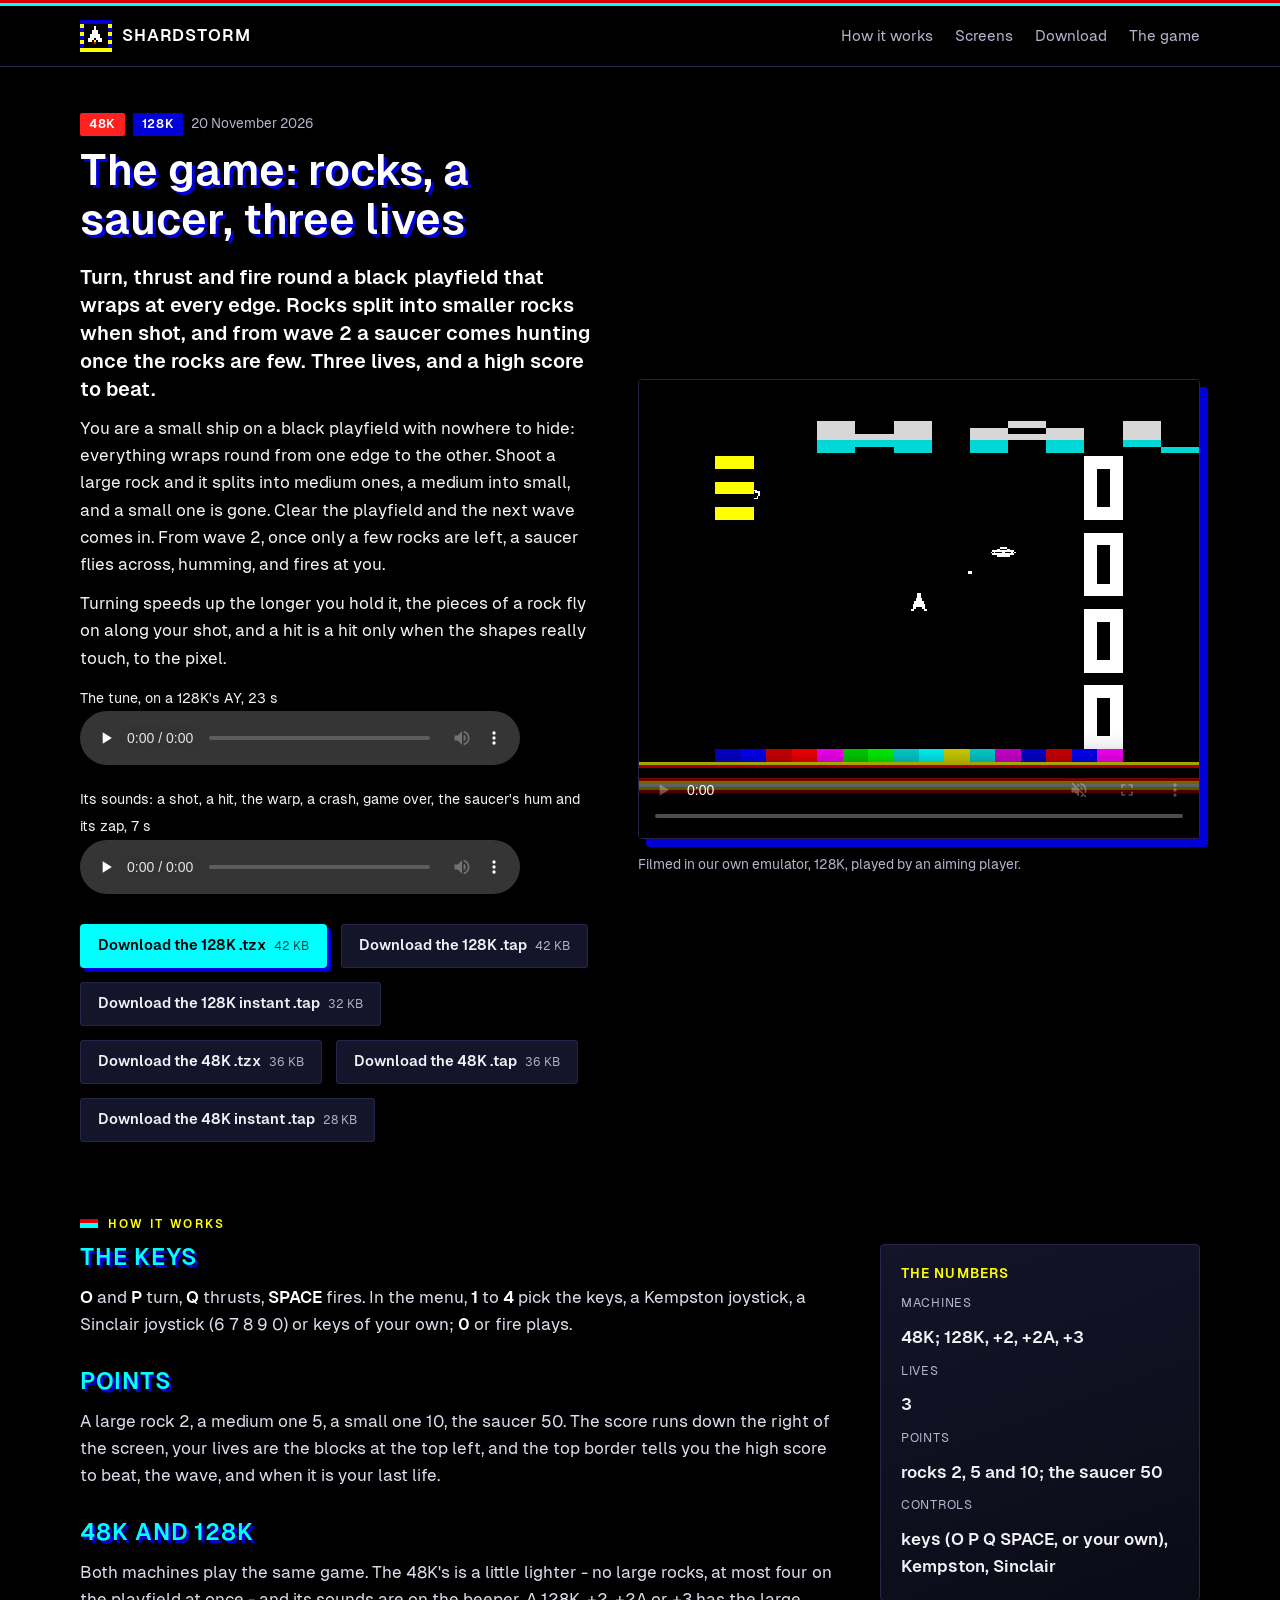
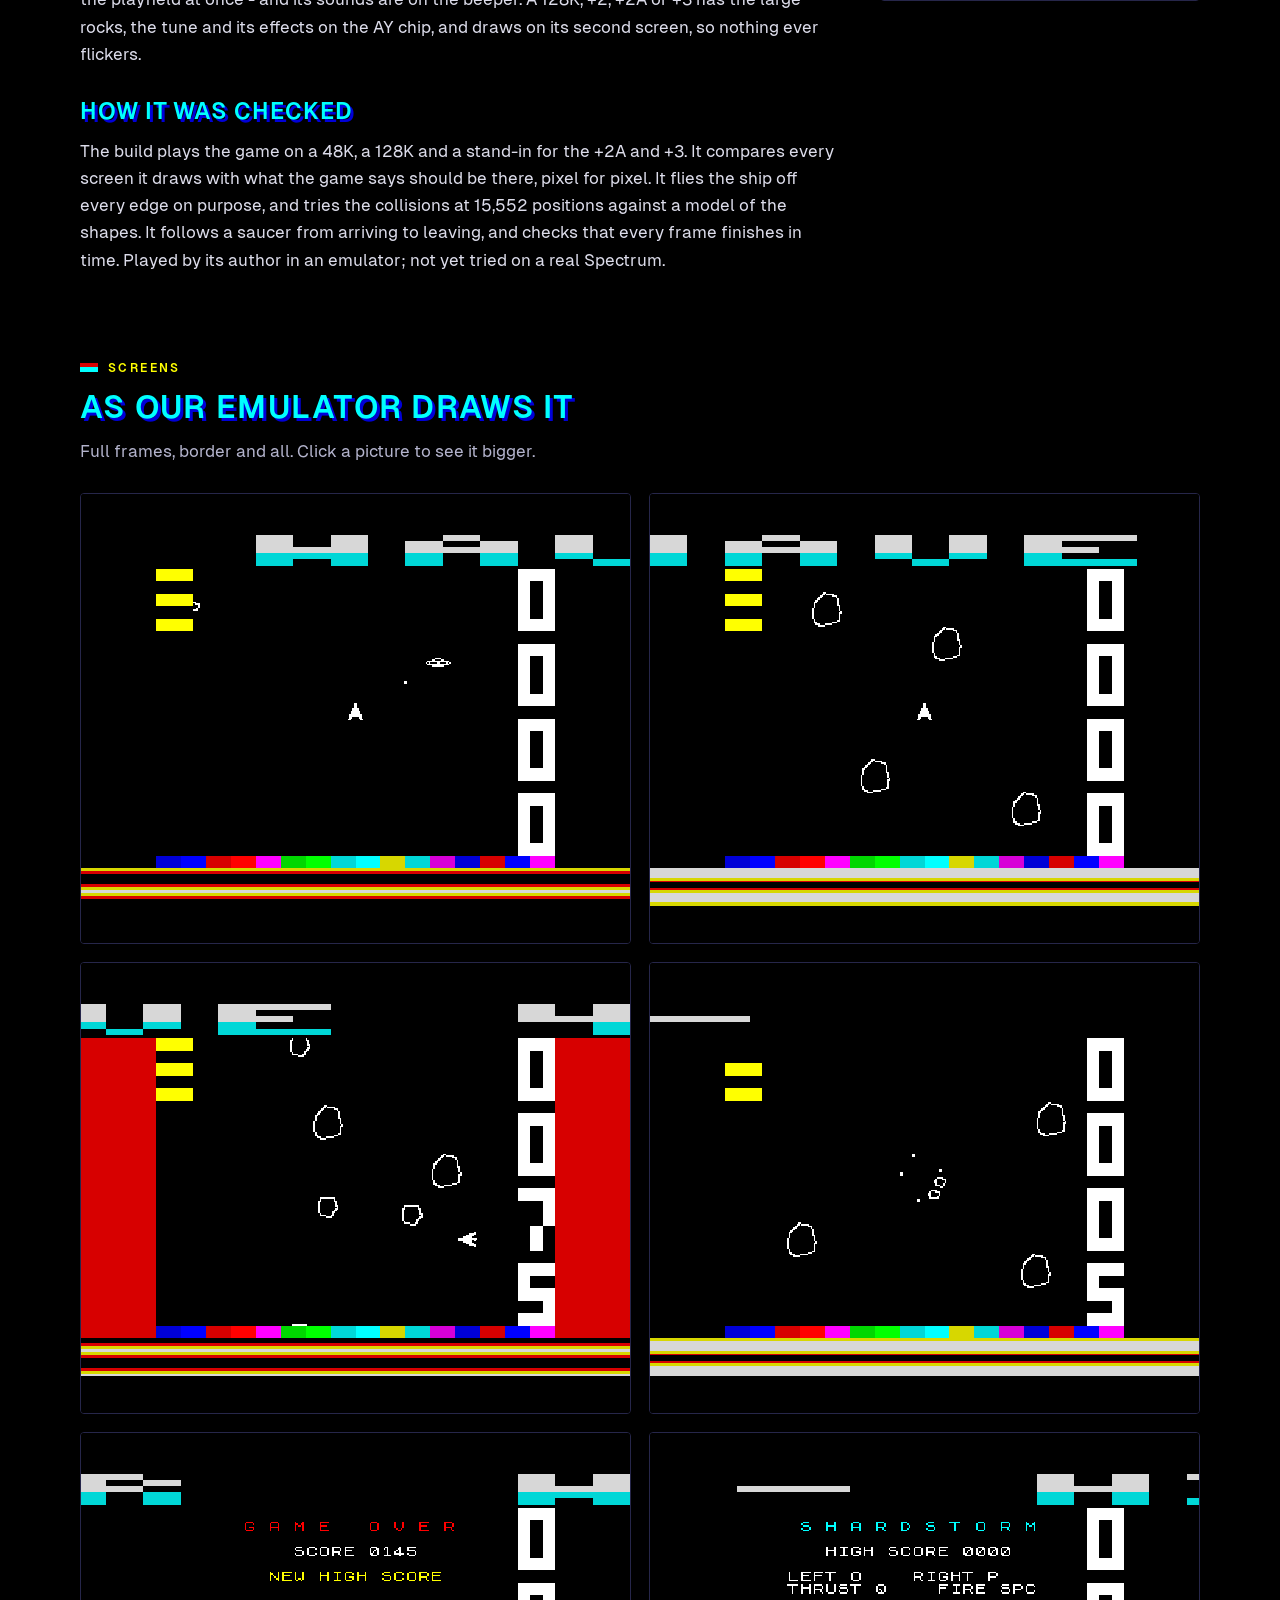
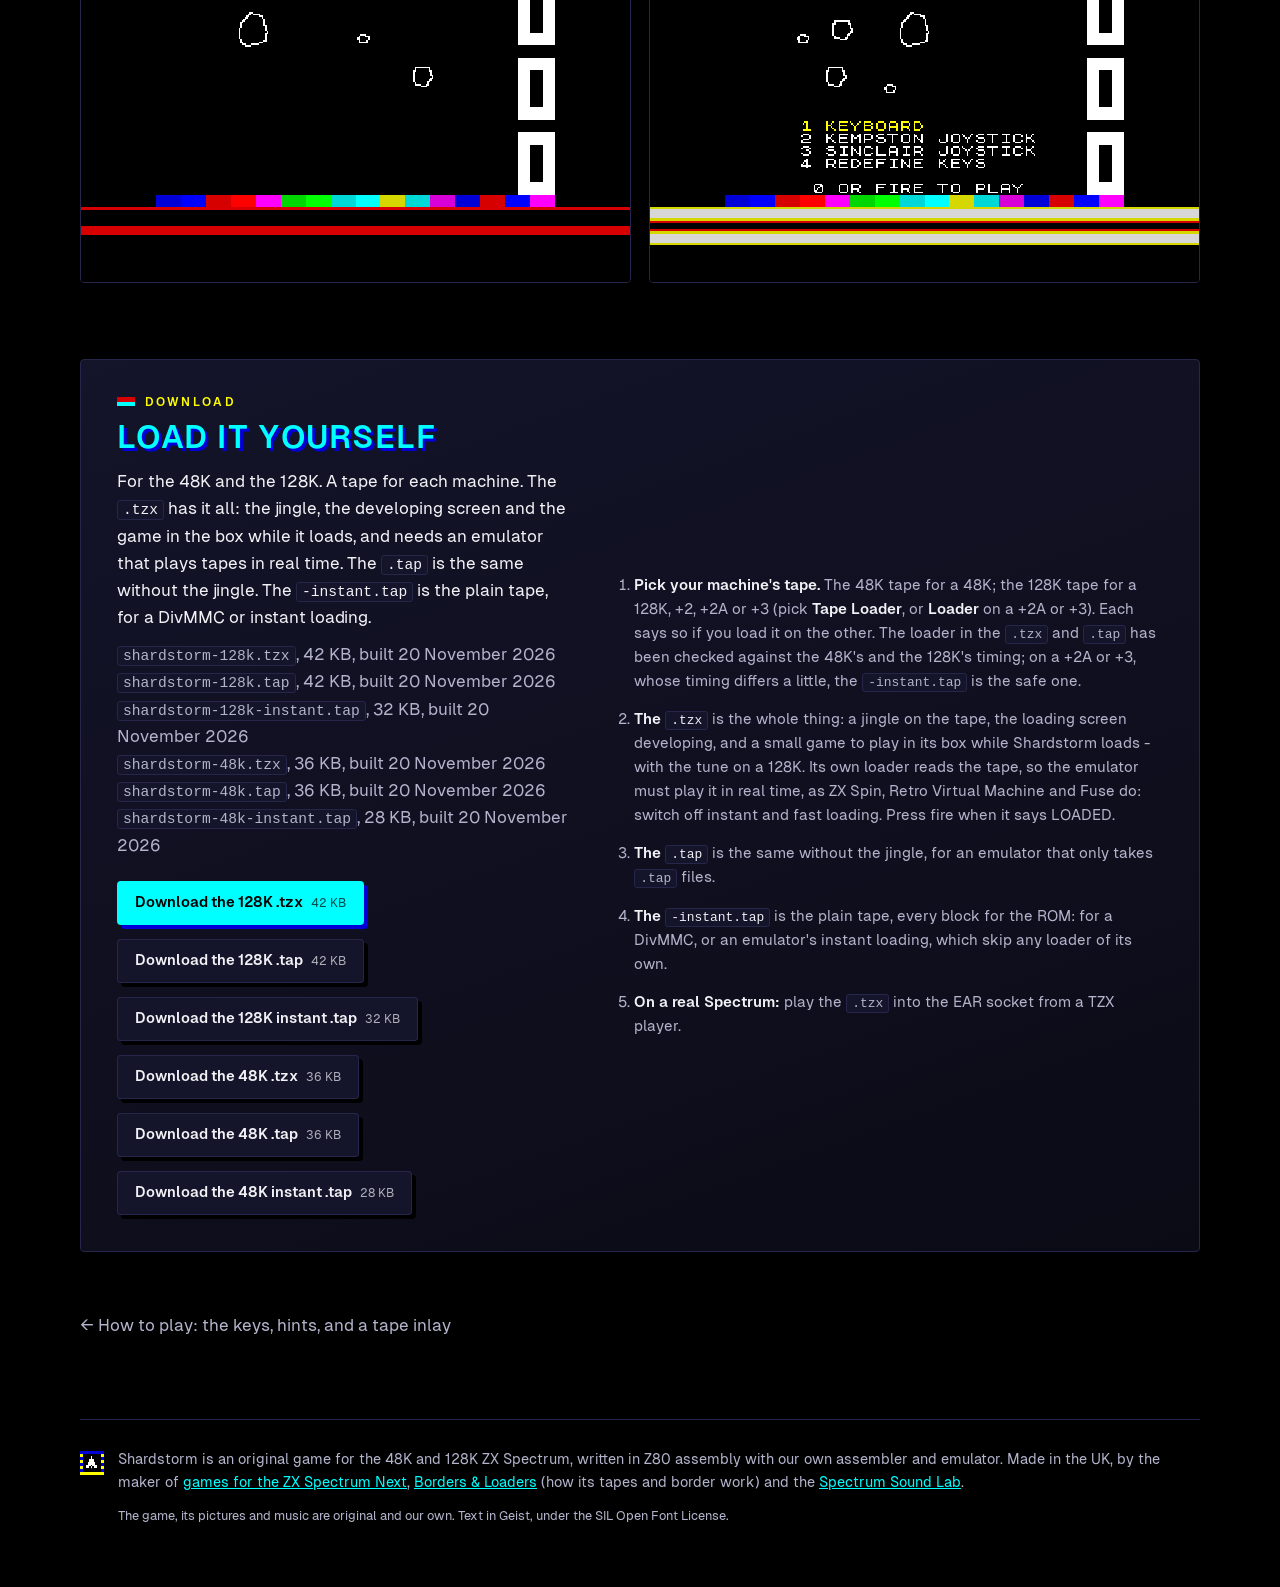
<file: demos/the-game/index.html>
<!doctype html>
<html lang="en-GB">
<head>
<meta charset="utf-8">
<meta name="viewport" content="width=device-width,initial-scale=1">
<title>The game: rocks, a saucer, three lives - Shardstorm</title>
<meta name="description" content="Turn, thrust and fire round a black playfield that wraps at every edge. Rocks split into smaller rocks when shot, and from wave 2 a saucer comes hunting once the rocks are few. Three lives, and a high score to beat.">
<meta property="og:title" content="The game: rocks, a saucer, three lives - Shardstorm">
<meta property="og:description" content="Turn, thrust and fire round a black playfield that wraps at every edge. Rocks split into smaller rocks when shot, and from wave 2 a saucer comes hunting once the rocks are few. Three lives, and a high score to beat.">
<meta property="og:type" content="website">
<meta property="og:url" content="https://mikeynma.github.io/shardstorm/demos/the-game/">
<meta property="og:image" content="https://mikeynma.github.io/shardstorm/shots/the-game/saucer.png">
<meta property="og:image:type" content="image/png">
<meta property="og:image:width" content="704">
<meta property="og:image:height" content="576">
<meta property="og:image:alt" content="A black playfield with the ship in the middle and a small flying saucer, a shot between them; the lives as yellow blocks at the left, the score down the right, coloured bars below">
<link rel="canonical" href="https://mikeynma.github.io/shardstorm/demos/the-game/">
<meta name="twitter:card" content="summary_large_image">
<meta name="twitter:image" content="https://mikeynma.github.io/shardstorm/shots/the-game/saucer.png">
<meta name="theme-color" content="#000000">
<link rel="icon" href="../../favicon-32.png" type="image/png">
<link rel="apple-touch-icon" href="../../apple-touch-icon.png">
<link rel="preload" href="../../fonts/geist-400.woff2" as="font" type="font/woff2" crossorigin>
<link rel="stylesheet" href="../../site.css">
</head>
<body>
<div class="tape" aria-hidden="true"></div>
<header class="top">
  <div class="wrap">
    <a class="brand" href="../../" aria-label="Shardstorm, the front page"><img src="../../icon.png" width="32" height="32" alt=""><span>Shardstorm</span></a>
    <nav aria-label="Sections"><a href="#how">How it works</a><a href="#screens">Screens</a><a href="#download">Download</a><a href="../../#demos">The game</a></nav>
  </div>
</header>

<main>
<section class="hero wrap">
  <div class="hero-text">
    <p class="badges"><span class="badge m48K">48K</span><span class="badge m128K">128K</span><span class="date">20 November 2026</span></p>
    <h1 class="title">The game: rocks, a saucer, three lives</h1>
    <p class="lead">Turn, thrust and fire round a black playfield that wraps at every edge. Rocks split into smaller rocks when shot, and from wave 2 a saucer comes hunting once the rocks are few. Three lives, and a high score to beat.</p>
    <p>You are a small ship on a black playfield with nowhere to hide: everything wraps round from one edge to the other. Shoot a large rock and it splits into medium ones, a medium into small, and a small one is gone. Clear the playfield and the next wave comes in. From wave 2, once only a few rocks are left, a saucer flies across, humming, and fires at you.</p>
<p>Turning speeds up the longer you hold it, the pieces of a rock fly on along your shot, and a hit is a hit only when the shapes really touch, to the pixel.</p>
    <div class="listen"><p><small>The tune, on a 128K's AY, 23 s</small><br><audio controls preload="none" style="width:100%;max-width:440px" src="../../audio/tune-128k.mp3"></audio></p><p><small>Its sounds: a shot, a hit, the warp, a crash, game over, the saucer's hum and its zap, 7 s</small><br><audio controls preload="none" style="width:100%;max-width:440px" src="../../audio/sfx-128k.mp3"></audio></p></div>
    <div class="actions"><a class="btn" href="../../files/shardstorm-128k.tzx" download>Download the 128K .tzx <small>42 KB</small></a><a class="btn btn-ghost" href="../../files/shardstorm-128k.tap" download>Download the 128K .tap <small>42 KB</small></a><a class="btn btn-ghost" href="../../files/shardstorm-128k-instant.tap" download>Download the 128K instant .tap <small>32 KB</small></a><a class="btn btn-ghost" href="../../files/shardstorm-48k.tzx" download>Download the 48K .tzx <small>36 KB</small></a><a class="btn btn-ghost" href="../../files/shardstorm-48k.tap" download>Download the 48K .tap <small>36 KB</small></a><a class="btn btn-ghost" href="../../files/shardstorm-48k-instant.tap" download>Download the 48K instant .tap <small>28 KB</small></a></div>
  </div>
  <figure class="hero-shot">
    <video src="../../videos/the-game.mp4" poster="../../shots/the-game/saucer.png" width="1056" height="864" muted loop playsinline controls preload="metadata" aria-label="The game: rocks, a saucer, three lives: Filmed in our own emulator, 128K, played by an aiming player"></video>
    <figcaption>Filmed in our own emulator, 128K, played by an aiming player.</figcaption>
  </figure>
</section>

<section id="how" class="wrap">
  <p class="eyebrow">How it works</p>
  <div class="tech">
    <div class="tech-text">
      <h2>The keys</h2>
      <p><b>O</b> and <b>P</b> turn, <b>Q</b> thrusts, <b>SPACE</b> fires. In the menu, <b>1</b> to <b>4</b> pick the keys, a Kempston joystick, a Sinclair joystick (6 7 8 9 0) or keys of your own; <b>0</b> or fire plays.</p>
      <h2>Points</h2>
      <p>A large rock 2, a medium one 5, a small one 10, the saucer 50. The score runs down the right of the screen, your lives are the blocks at the top left, and the top border tells you the high score to beat, the wave, and when it is your last life.</p>
      <h2>48K and 128K</h2>
      <p>Both machines play the same game. The 48K's is a little lighter - no large rocks, at most four on the playfield at once - and its sounds are on the beeper. A 128K, +2, +2A or +3 has the large rocks, the tune and its effects on the AY chip, and draws on its second screen, so nothing ever flickers.</p>
      <h2>How it was checked</h2>
      <p>The build plays the game on a 48K, a 128K and a stand-in for the +2A and +3. It compares every screen it draws with what the game says should be there, pixel for pixel. It flies the ship off every edge on purpose, and tries the collisions at 15,552 positions against a model of the shapes. It follows a saucer from arriving to leaving, and checks that every frame finishes in time. Played by its author in an emulator; not yet tried on a real Spectrum.</p>
    </div>
    <aside class="card numbers">
      <h3>The numbers</h3>
      <dl><dt>Machines</dt><dd>48K; 128K, +2, +2A, +3</dd><dt>Lives</dt><dd>3</dd><dt>Points</dt><dd>rocks 2, 5 and 10; the saucer 50</dd><dt>Controls</dt><dd>keys (O P Q SPACE, or your own), Kempston, Sinclair</dd></dl>
    </aside>
  </div>
</section>

<section id="screens" class="wrap">
  <p class="eyebrow">Screens</p>
  <h2>As our emulator draws it</h2>
  <p class="sub">Full frames, border and all. Click a picture to see it bigger.</p>
  <div class="gallery">
    <a class="shot" href="../../shots/the-game/saucer.png" data-caption="The saucer: it hums, it aims roughly, and it is worth 50."><img src="../../shots/the-game/saucer.png" width="704" height="576" loading="lazy" alt="A black playfield with the ship in the middle and a small flying saucer, a shot between them; the lives as yellow blocks at the left, the score down the right, coloured bars below"></a>
    <a class="shot" href="../../shots/the-game/wave.png" data-caption="A new wave: the rocks come in from the edges, and the top border says which wave it is."><img src="../../shots/the-game/wave.png" width="704" height="576" loading="lazy" alt="Four outline rocks round the ship on a black playfield, big blocky letters WAVE in the top border"></a>
    <a class="shot" href="../../shots/the-game/thrust.png" data-caption="Thrusting: the border beside the playfield flashes red."><img src="../../shots/the-game/thrust.png" width="704" height="576" loading="lazy" alt="The ship among five rocks, red side borders, the score down the right"></a>
    <a class="shot" href="../../shots/the-game/crash.png" data-caption="A rock on the ship breaks it up. It comes back in the middle once the middle is clear."><img src="../../shots/the-game/crash.png" width="704" height="576" loading="lazy" alt="The ship broken into scattered dots among three rocks, two yellow life blocks left"></a>
    <a class="shot" href="../../shots/the-game/game-over.png" data-caption="Game over, and a new high score."><img src="../../shots/the-game/game-over.png" width="704" height="576" loading="lazy" alt="GAME OVER in red, SCORE 0145 and NEW HIGH SCORE in yellow over a few drifting rocks"></a>
    <a class="shot" href="../../shots/the-game/menu.png" data-caption="The menu: keys, a Kempston or a Sinclair joystick, or keys of your own."><img src="../../shots/the-game/menu.png" width="704" height="576" loading="lazy" alt="The Shardstorm menu: the title, HIGH SCORE 0000, the keys, then 1 KEYBOARD, 2 KEMPSTON JOYSTICK, 3 SINCLAIR JOYSTICK, 4 REDEFINE KEYS, 0 OR FIRE TO PLAY"></a>
  </div>
</section>

<section id="download" class="wrap">
  <div class="card download">
    <div>
      <p class="eyebrow">Download</p>
      <h2>Load it yourself</h2>
      <p>For the 48K and the 128K. A tape for each machine. The <code>.tzx</code> has it all: the jingle, the developing screen and the game in the box while it loads, and needs an emulator that plays tapes in real time. The <code>.tap</code> is the same without the jingle. The <code>-instant.tap</code> is the plain tape, for a DivMMC or instant loading.</p>
      <p class="meta"><code>shardstorm-128k.tzx</code>, 42 KB, built 20 November 2026<br><code>shardstorm-128k.tap</code>, 42 KB, built 20 November 2026<br><code>shardstorm-128k-instant.tap</code>, 32 KB, built 20 November 2026<br><code>shardstorm-48k.tzx</code>, 36 KB, built 20 November 2026<br><code>shardstorm-48k.tap</code>, 36 KB, built 20 November 2026<br><code>shardstorm-48k-instant.tap</code>, 28 KB, built 20 November 2026</p>
      <div class="actions"><a class="btn" href="../../files/shardstorm-128k.tzx" download>Download the 128K .tzx <small>42 KB</small></a><a class="btn btn-ghost" href="../../files/shardstorm-128k.tap" download>Download the 128K .tap <small>42 KB</small></a><a class="btn btn-ghost" href="../../files/shardstorm-128k-instant.tap" download>Download the 128K instant .tap <small>32 KB</small></a><a class="btn btn-ghost" href="../../files/shardstorm-48k.tzx" download>Download the 48K .tzx <small>36 KB</small></a><a class="btn btn-ghost" href="../../files/shardstorm-48k.tap" download>Download the 48K .tap <small>36 KB</small></a><a class="btn btn-ghost" href="../../files/shardstorm-48k-instant.tap" download>Download the 48K instant .tap <small>28 KB</small></a></div>
    </div>
    <ol class="steps">
      <li><b>Pick your machine's tape.</b> The 48K tape for a 48K; the 128K tape for a 128K, +2, +2A or +3 (pick <b>Tape Loader</b>, or <b>Loader</b> on a +2A or +3). Each says so if you load it on the other. The loader in the <code>.tzx</code> and <code>.tap</code> has been checked against the 48K's and the 128K's timing; on a +2A or +3, whose timing differs a little, the <code>-instant.tap</code> is the safe one.</li>
      <li><b>The <code>.tzx</code></b> is the whole thing: a jingle on the tape, the loading screen developing, and a small game to play in its box while Shardstorm loads - with the tune on a 128K. Its own loader reads the tape, so the emulator must play it in real time, as ZX Spin, Retro Virtual Machine and Fuse do: switch off instant and fast loading. Press fire when it says LOADED.</li>
      <li><b>The <code>.tap</code></b> is the same without the jingle, for an emulator that only takes <code>.tap</code> files.</li>
      <li><b>The <code>-instant.tap</code></b> is the plain tape, every block for the ROM: for a DivMMC, or an emulator's instant loading, which skip any loader of its own.</li>
      <li><b>On a real Spectrum:</b> play the <code>.tzx</code> into the EAR socket from a TZX player.</li>
    </ol>
  </div>
</section>

<nav class="wrap pager" aria-label="Other demos">
  <a href="../how-to-play/">&larr; How to play: the keys, hints, and a tape inlay</a>
  <span></span>
</nav>
</main>

<footer class="wrap foot">
  <img src="../../icon.png" width="24" height="24" alt="">
  <div>
    <p>Shardstorm is an original game for the 48K and 128K ZX Spectrum, written in Z80 assembly with our own assembler and emulator. Made in the UK, by the maker of <a href="https://mikeynma.github.io/">games for the ZX Spectrum Next</a>, <a href="https://mikeynma.github.io/borders-and-loaders/">Borders &amp; Loaders</a> (how its tapes and border work) and the <a href="https://mikeynma.github.io/spectrum-sound-lab/">Spectrum Sound Lab</a>.</p>
    <p class="small">The game, its pictures and music are original and our own. Text in Geist, under the SIL Open Font License.</p>
  </div>
</footer>
<dialog class="lightbox" aria-label="Screenshot">
  <figure><div class="lb-view"><img alt=""></div><figcaption></figcaption></figure>
  <div class="lb-zoom" role="group" aria-label="Zoom">
    <button type="button" class="lb-out" aria-label="Zoom out">&minus;</button>
    <button type="button" class="lb-fit" aria-label="Fit it to the screen">Fit</button>
    <button type="button" class="lb-in" aria-label="Zoom in">+</button>
  </div>
  <button class="lb-btn lb-prev" type="button" aria-label="Previous picture">&lsaquo;</button>
  <button class="lb-btn lb-next" type="button" aria-label="Next picture">&rsaquo;</button>
  <button class="lb-btn lb-close" type="button" autofocus aria-label="Close">&times;</button>
</dialog>
<script src="../../site.js"></script>
</body>
</html>
</file>
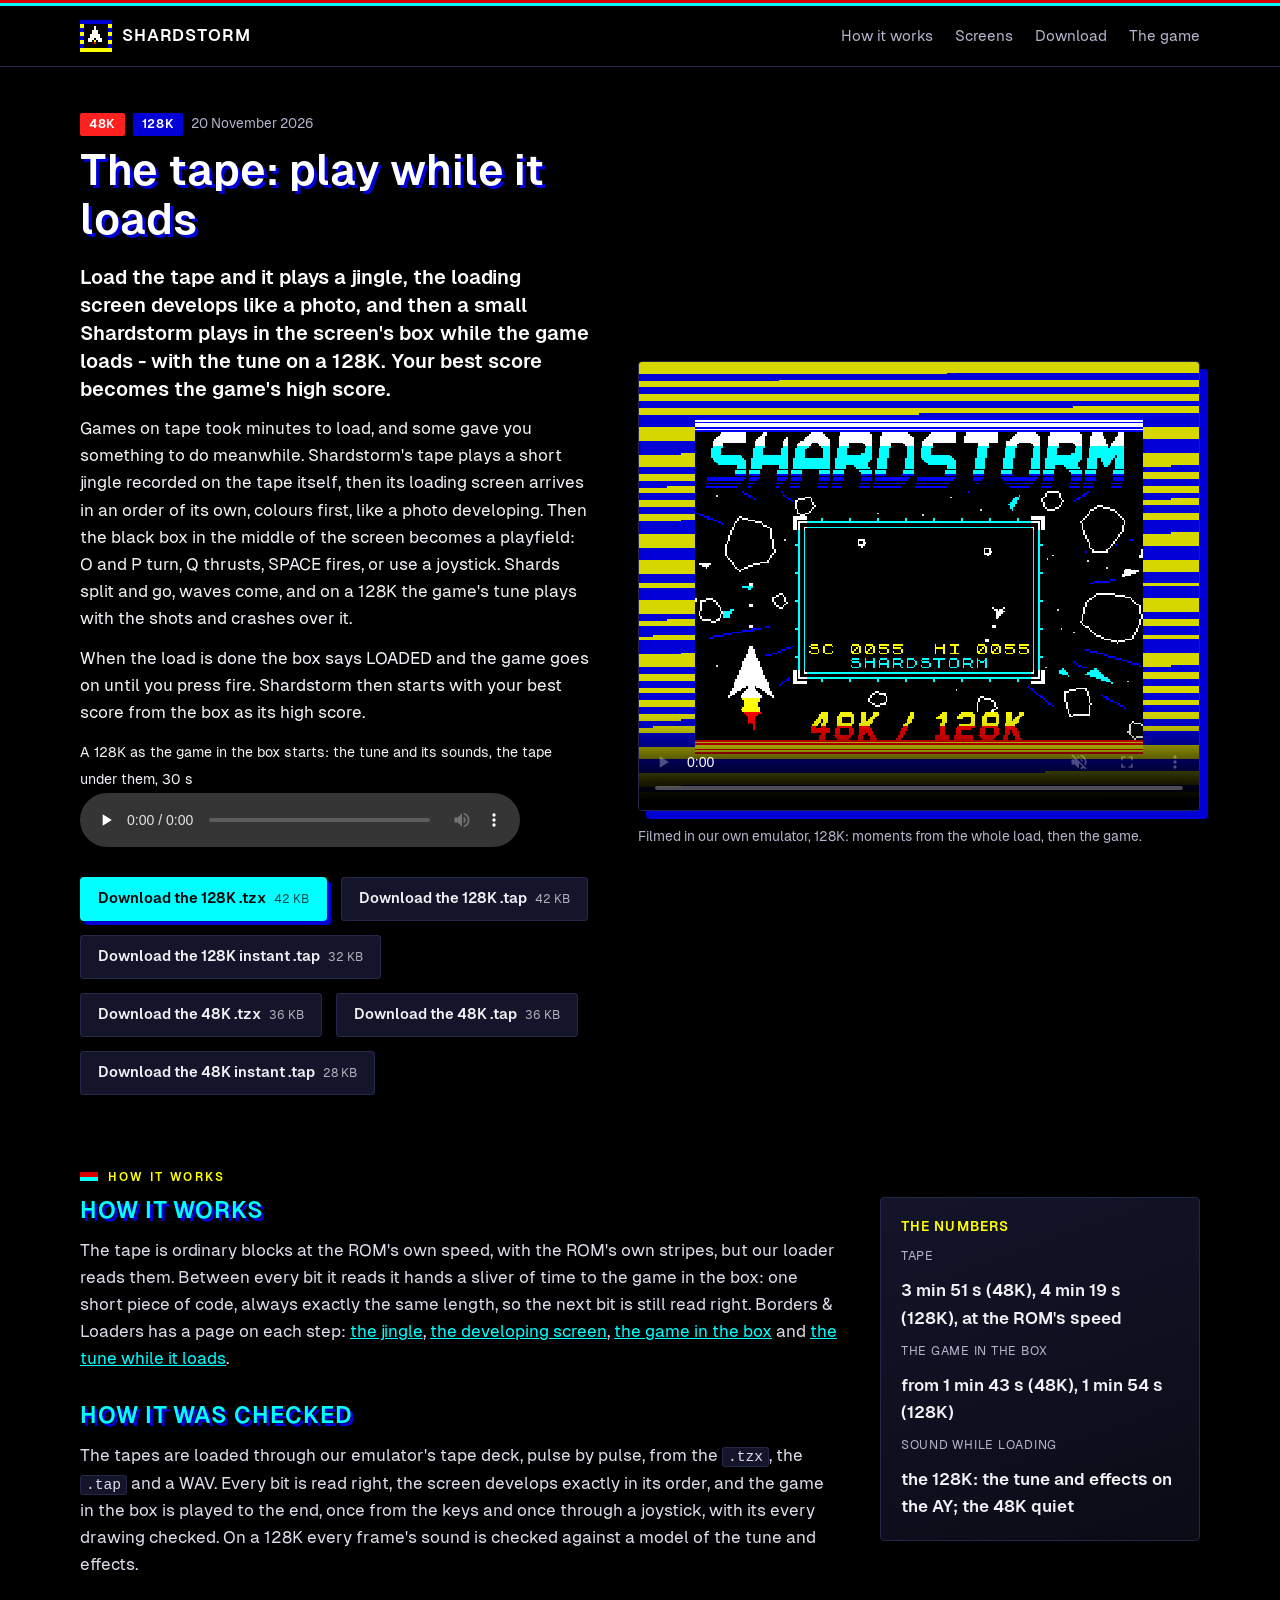
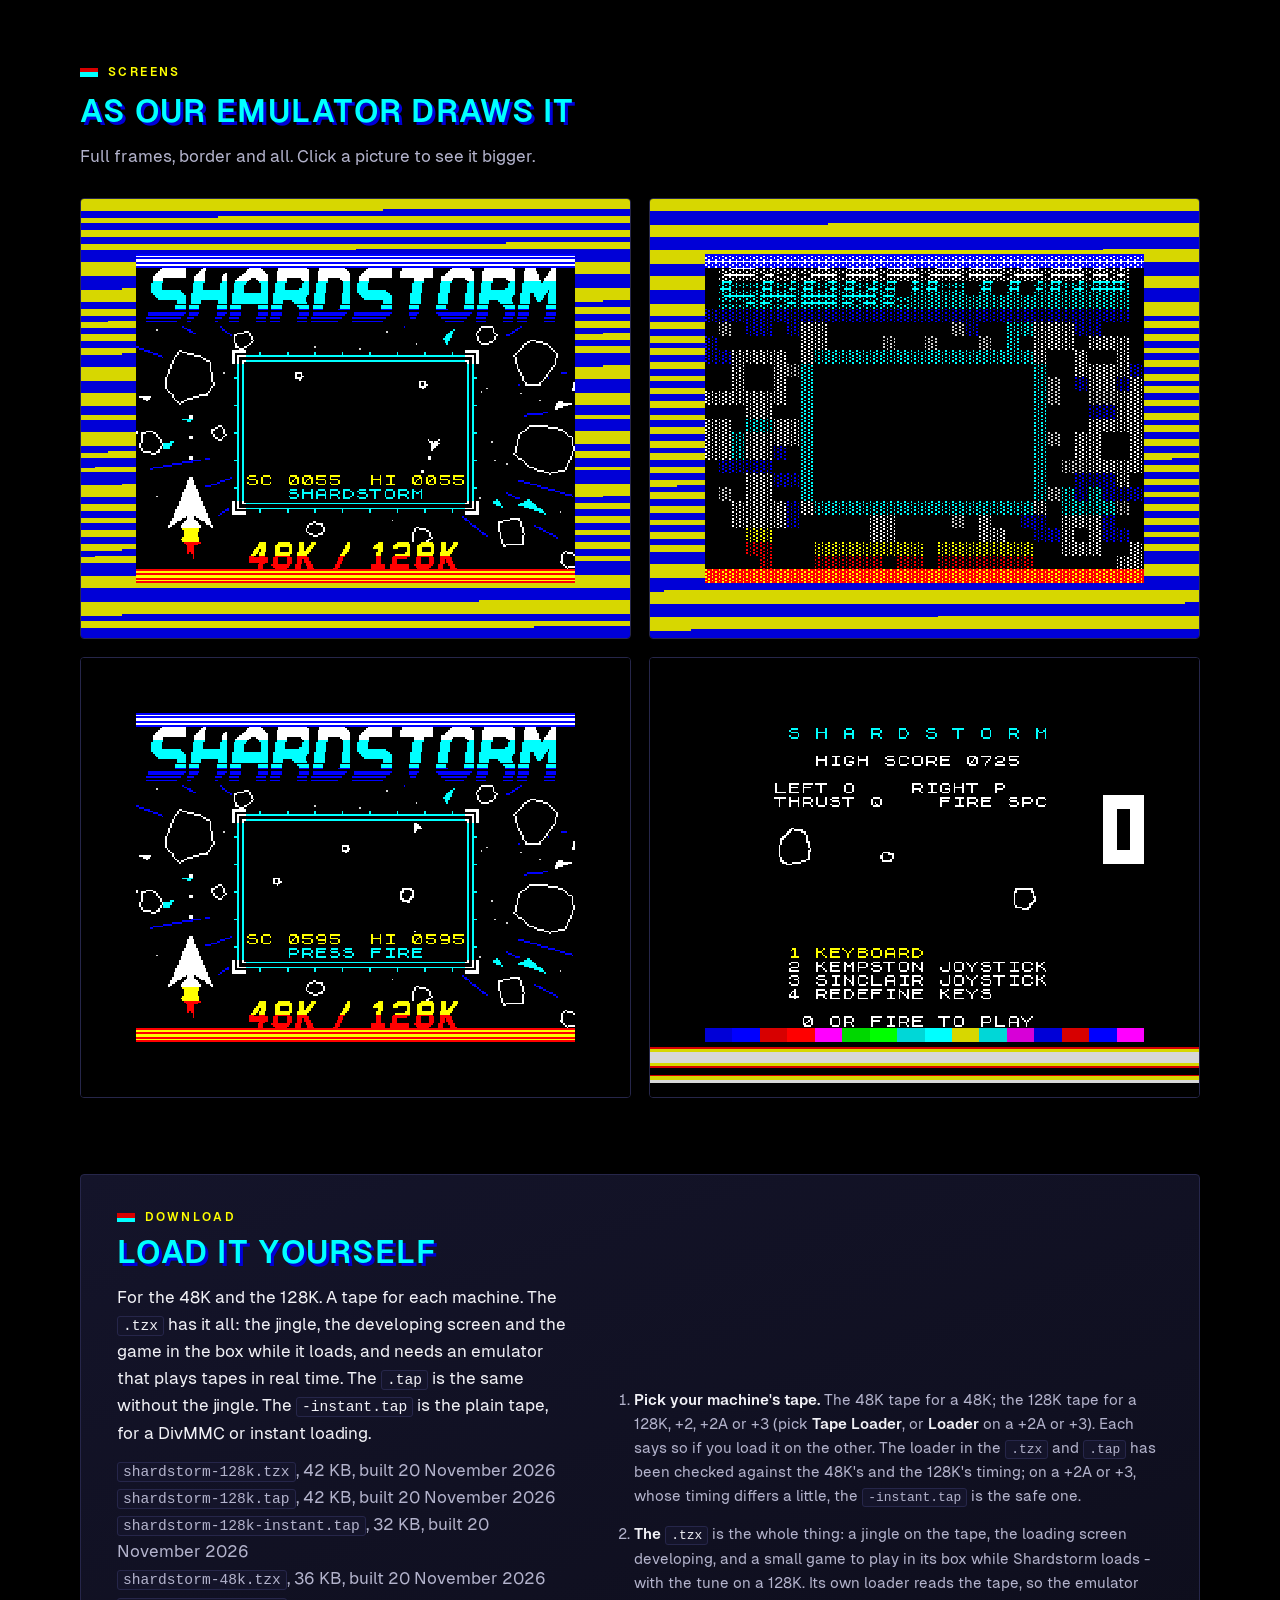
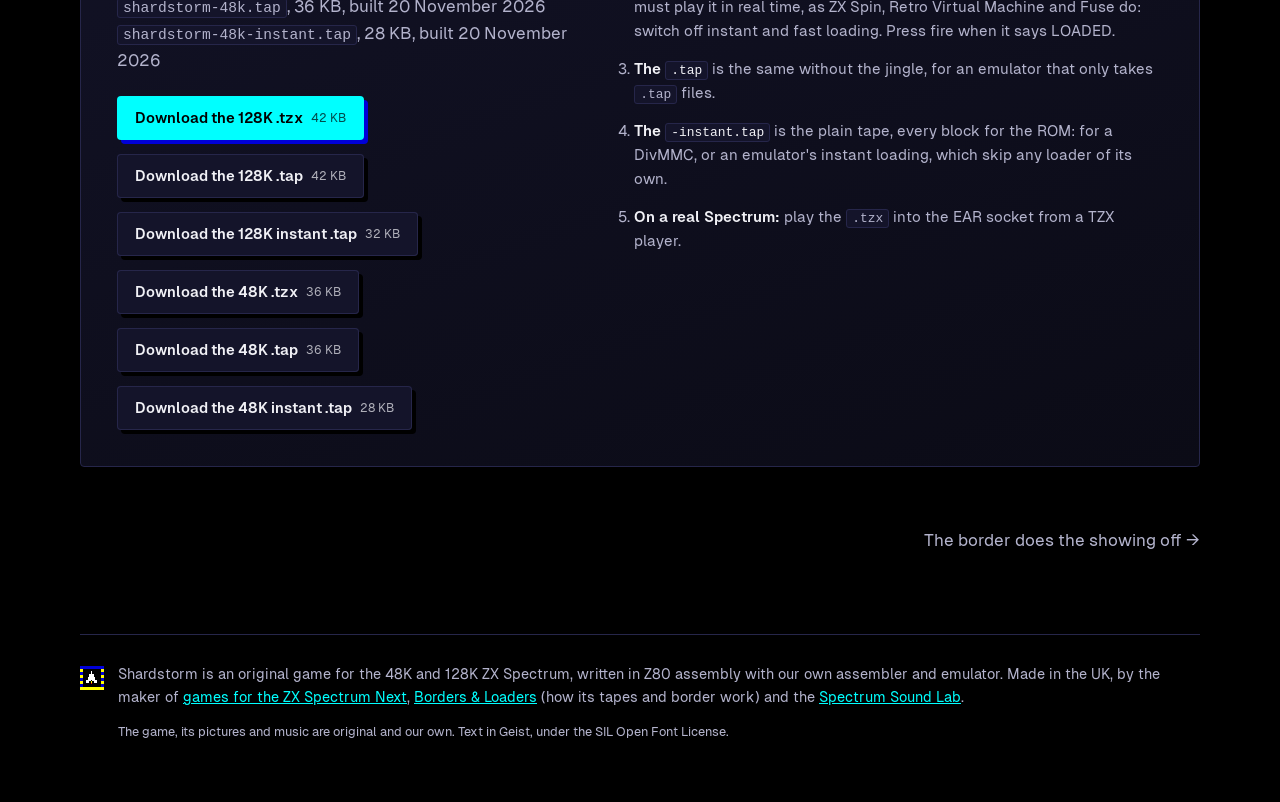
<file: demos/the-tape/index.html>
<!doctype html>
<html lang="en-GB">
<head>
<meta charset="utf-8">
<meta name="viewport" content="width=device-width,initial-scale=1">
<title>The tape: play while it loads - Shardstorm</title>
<meta name="description" content="Load the tape and it plays a jingle, the loading screen develops like a photo, and then a small Shardstorm plays in the screen's box while the game loads - with the tune on a 128K. Your best score becomes the game's high score.">
<meta property="og:title" content="The tape: play while it loads - Shardstorm">
<meta property="og:description" content="Load the tape and it plays a jingle, the loading screen develops like a photo, and then a small Shardstorm plays in the screen's box while the game loads - with the tune on a 128K. Your best score becomes the game's high score.">
<meta property="og:type" content="website">
<meta property="og:url" content="https://mikeynma.github.io/shardstorm/demos/the-tape/">
<meta property="og:image" content="https://mikeynma.github.io/shardstorm/shots/the-tape/loading.png">
<meta property="og:image:type" content="image/png">
<meta property="og:image:width" content="640">
<meta property="og:image:height" content="512">
<meta property="og:image:alt" content="The Shardstorm loading screen with blue and yellow loading stripes; in its central box a small ship and shards, the score and the best and SHARDSTORM">
<link rel="canonical" href="https://mikeynma.github.io/shardstorm/demos/the-tape/">
<meta name="twitter:card" content="summary_large_image">
<meta name="twitter:image" content="https://mikeynma.github.io/shardstorm/shots/the-tape/loading.png">
<meta name="theme-color" content="#000000">
<link rel="icon" href="../../favicon-32.png" type="image/png">
<link rel="apple-touch-icon" href="../../apple-touch-icon.png">
<link rel="preload" href="../../fonts/geist-400.woff2" as="font" type="font/woff2" crossorigin>
<link rel="stylesheet" href="../../site.css">
</head>
<body>
<div class="tape" aria-hidden="true"></div>
<header class="top">
  <div class="wrap">
    <a class="brand" href="../../" aria-label="Shardstorm, the front page"><img src="../../icon.png" width="32" height="32" alt=""><span>Shardstorm</span></a>
    <nav aria-label="Sections"><a href="#how">How it works</a><a href="#screens">Screens</a><a href="#download">Download</a><a href="../../#demos">The game</a></nav>
  </div>
</header>

<main>
<section class="hero wrap">
  <div class="hero-text">
    <p class="badges"><span class="badge m48K">48K</span><span class="badge m128K">128K</span><span class="date">20 November 2026</span></p>
    <h1 class="title">The tape: play while it loads</h1>
    <p class="lead">Load the tape and it plays a jingle, the loading screen develops like a photo, and then a small Shardstorm plays in the screen's box while the game loads - with the tune on a 128K. Your best score becomes the game's high score.</p>
    <p>Games on tape took minutes to load, and some gave you something to do meanwhile. Shardstorm's tape plays a short jingle recorded on the tape itself, then its loading screen arrives in an order of its own, colours first, like a photo developing. Then the black box in the middle of the screen becomes a playfield: O and P turn, Q thrusts, SPACE fires, or use a joystick. Shards split and go, waves come, and on a 128K the game's tune plays with the shots and crashes over it.</p>
<p>When the load is done the box says LOADED and the game goes on until you press fire. Shardstorm then starts with your best score from the box as its high score.</p>
    <div class="listen"><p><small>A 128K as the game in the box starts: the tune and its sounds, the tape under them, 30 s</small><br><audio controls preload="none" style="width:100%;max-width:440px" src="../../audio/tape-128k.mp3"></audio></p></div>
    <div class="actions"><a class="btn" href="../../files/shardstorm-128k.tzx" download>Download the 128K .tzx <small>42 KB</small></a><a class="btn btn-ghost" href="../../files/shardstorm-128k.tap" download>Download the 128K .tap <small>42 KB</small></a><a class="btn btn-ghost" href="../../files/shardstorm-128k-instant.tap" download>Download the 128K instant .tap <small>32 KB</small></a><a class="btn btn-ghost" href="../../files/shardstorm-48k.tzx" download>Download the 48K .tzx <small>36 KB</small></a><a class="btn btn-ghost" href="../../files/shardstorm-48k.tap" download>Download the 48K .tap <small>36 KB</small></a><a class="btn btn-ghost" href="../../files/shardstorm-48k-instant.tap" download>Download the 48K instant .tap <small>28 KB</small></a></div>
  </div>
  <figure class="hero-shot">
    <video src="../../videos/the-tape.mp4" poster="../../shots/the-tape/loading.png" width="1056" height="864" muted loop playsinline controls preload="metadata" aria-label="The tape: play while it loads: Filmed in our own emulator, 128K: moments from the whole load, then the game"></video>
    <figcaption>Filmed in our own emulator, 128K: moments from the whole load, then the game.</figcaption>
  </figure>
</section>

<section id="how" class="wrap">
  <p class="eyebrow">How it works</p>
  <div class="tech">
    <div class="tech-text">
      <h2>How it works</h2>
      <p>The tape is ordinary blocks at the ROM's own speed, with the ROM's own stripes, but our loader reads them. Between every bit it reads it hands a sliver of time to the game in the box: one short piece of code, always exactly the same length, so the next bit is still read right. Borders &amp; Loaders has a page on each step: <a href="https://mikeynma.github.io/borders-and-loaders/demos/shardstorm-sing/">the jingle</a>, <a href="https://mikeynma.github.io/borders-and-loaders/demos/shardstorm-reveal/">the developing screen</a>, <a href="https://mikeynma.github.io/borders-and-loaders/demos/shardstorm-minigame/">the game in the box</a> and <a href="https://mikeynma.github.io/borders-and-loaders/demos/shardstorm-release/">the tune while it loads</a>.</p>
      <h2>How it was checked</h2>
      <p>The tapes are loaded through our emulator's tape deck, pulse by pulse, from the <code>.tzx</code>, the <code>.tap</code> and a WAV. Every bit is read right, the screen develops exactly in its order, and the game in the box is played to the end, once from the keys and once through a joystick, with its every drawing checked. On a 128K every frame's sound is checked against a model of the tune and effects.</p>
    </div>
    <aside class="card numbers">
      <h3>The numbers</h3>
      <dl><dt>Tape</dt><dd>3 min 51 s (48K), 4 min 19 s (128K), at the ROM's speed</dd><dt>The game in the box</dt><dd>from 1 min 43 s (48K), 1 min 54 s (128K)</dd><dt>Sound while loading</dt><dd>the 128K: the tune and effects on the AY; the 48K quiet</dd></dl>
    </aside>
  </div>
</section>

<section id="screens" class="wrap">
  <p class="eyebrow">Screens</p>
  <h2>As our emulator draws it</h2>
  <p class="sub">Full frames, border and all. Click a picture to see it bigger.</p>
  <div class="gallery">
    <a class="shot" href="../../shots/the-tape/loading.png" data-caption="Loading on a 128K: the game in the box, the tune playing, the ROM's stripes all round."><img src="../../shots/the-tape/loading.png" width="640" height="512" loading="lazy" alt="The Shardstorm loading screen with blue and yellow loading stripes; in its central box a small ship and shards, the score and the best and SHARDSTORM"></a>
    <a class="shot" href="../../shots/the-tape/developing.png" data-caption="First the screen develops: its colours through a faint dither, then the detail."><img src="../../shots/the-tape/developing.png" width="640" height="512" loading="lazy" alt="The Shardstorm loading screen in faint dotted colours, loading stripes in the border"></a>
    <a class="shot" href="../../shots/the-tape/loaded.png" data-caption="Loaded: the box says PRESS FIRE, and the game goes on until you do."><img src="../../shots/the-tape/loaded.png" width="640" height="512" loading="lazy" alt="The Shardstorm loading screen with a black border; in the box a ship, the score and the best and PRESS FIRE"></a>
    <a class="shot" href="../../shots/the-tape/high-score.png" data-caption="Fire starts Shardstorm, with your best from the box as its high score."><img src="../../shots/the-tape/high-score.png" width="640" height="512" loading="lazy" alt="The Shardstorm menu showing the high score the mini-game made"></a>
  </div>
</section>

<section id="download" class="wrap">
  <div class="card download">
    <div>
      <p class="eyebrow">Download</p>
      <h2>Load it yourself</h2>
      <p>For the 48K and the 128K. A tape for each machine. The <code>.tzx</code> has it all: the jingle, the developing screen and the game in the box while it loads, and needs an emulator that plays tapes in real time. The <code>.tap</code> is the same without the jingle. The <code>-instant.tap</code> is the plain tape, for a DivMMC or instant loading.</p>
      <p class="meta"><code>shardstorm-128k.tzx</code>, 42 KB, built 20 November 2026<br><code>shardstorm-128k.tap</code>, 42 KB, built 20 November 2026<br><code>shardstorm-128k-instant.tap</code>, 32 KB, built 20 November 2026<br><code>shardstorm-48k.tzx</code>, 36 KB, built 20 November 2026<br><code>shardstorm-48k.tap</code>, 36 KB, built 20 November 2026<br><code>shardstorm-48k-instant.tap</code>, 28 KB, built 20 November 2026</p>
      <div class="actions"><a class="btn" href="../../files/shardstorm-128k.tzx" download>Download the 128K .tzx <small>42 KB</small></a><a class="btn btn-ghost" href="../../files/shardstorm-128k.tap" download>Download the 128K .tap <small>42 KB</small></a><a class="btn btn-ghost" href="../../files/shardstorm-128k-instant.tap" download>Download the 128K instant .tap <small>32 KB</small></a><a class="btn btn-ghost" href="../../files/shardstorm-48k.tzx" download>Download the 48K .tzx <small>36 KB</small></a><a class="btn btn-ghost" href="../../files/shardstorm-48k.tap" download>Download the 48K .tap <small>36 KB</small></a><a class="btn btn-ghost" href="../../files/shardstorm-48k-instant.tap" download>Download the 48K instant .tap <small>28 KB</small></a></div>
    </div>
    <ol class="steps">
      <li><b>Pick your machine's tape.</b> The 48K tape for a 48K; the 128K tape for a 128K, +2, +2A or +3 (pick <b>Tape Loader</b>, or <b>Loader</b> on a +2A or +3). Each says so if you load it on the other. The loader in the <code>.tzx</code> and <code>.tap</code> has been checked against the 48K's and the 128K's timing; on a +2A or +3, whose timing differs a little, the <code>-instant.tap</code> is the safe one.</li>
      <li><b>The <code>.tzx</code></b> is the whole thing: a jingle on the tape, the loading screen developing, and a small game to play in its box while Shardstorm loads - with the tune on a 128K. Its own loader reads the tape, so the emulator must play it in real time, as ZX Spin, Retro Virtual Machine and Fuse do: switch off instant and fast loading. Press fire when it says LOADED.</li>
      <li><b>The <code>.tap</code></b> is the same without the jingle, for an emulator that only takes <code>.tap</code> files.</li>
      <li><b>The <code>-instant.tap</code></b> is the plain tape, every block for the ROM: for a DivMMC, or an emulator's instant loading, which skip any loader of its own.</li>
      <li><b>On a real Spectrum:</b> play the <code>.tzx</code> into the EAR socket from a TZX player.</li>
    </ol>
  </div>
</section>

<nav class="wrap pager" aria-label="Other demos">
  <span></span>
  <a href="../the-border/">The border does the showing off &rarr;</a>
</nav>
</main>

<footer class="wrap foot">
  <img src="../../icon.png" width="24" height="24" alt="">
  <div>
    <p>Shardstorm is an original game for the 48K and 128K ZX Spectrum, written in Z80 assembly with our own assembler and emulator. Made in the UK, by the maker of <a href="https://mikeynma.github.io/">games for the ZX Spectrum Next</a>, <a href="https://mikeynma.github.io/borders-and-loaders/">Borders &amp; Loaders</a> (how its tapes and border work) and the <a href="https://mikeynma.github.io/spectrum-sound-lab/">Spectrum Sound Lab</a>.</p>
    <p class="small">The game, its pictures and music are original and our own. Text in Geist, under the SIL Open Font License.</p>
  </div>
</footer>
<dialog class="lightbox" aria-label="Screenshot">
  <figure><div class="lb-view"><img alt=""></div><figcaption></figcaption></figure>
  <div class="lb-zoom" role="group" aria-label="Zoom">
    <button type="button" class="lb-out" aria-label="Zoom out">&minus;</button>
    <button type="button" class="lb-fit" aria-label="Fit it to the screen">Fit</button>
    <button type="button" class="lb-in" aria-label="Zoom in">+</button>
  </div>
  <button class="lb-btn lb-prev" type="button" aria-label="Previous picture">&lsaquo;</button>
  <button class="lb-btn lb-next" type="button" aria-label="Next picture">&rsaquo;</button>
  <button class="lb-btn lb-close" type="button" autofocus aria-label="Close">&times;</button>
</dialog>
<script src="../../site.js"></script>
</body>
</html>
</file>
<file: site.css>
/* Borders & Loaders - written by hand (sitegen/make.js writes the pages, not this). */
@font-face { font-family: Geist; src: url(fonts/geist-400.woff2) format("woff2"); font-weight: 400; font-display: swap; }
@font-face { font-family: Geist; src: url(fonts/geist-600.woff2) format("woff2"); font-weight: 600 900; font-display: swap; }

/* the Spectrum: black paper, its bright colours, a hard blue shadow */
:root {
  color-scheme: dark;
  --bg: #000;
  --card: #0b0b16;
  --card-hi: #14142a;
  --border: #26264a;
  --fg: #f1f1f6;
  --muted: #b3b3cc;
  --heading: #fff;
  --cyan: #00ffff;
  --yellow: #ffff00;
  --red: #ff2020;
  --blue: #0000d7;
  --radius: 4px;
}
* { box-sizing: border-box; }
html { scroll-behavior: smooth; scroll-padding-top: 76px; }
body { margin: 0; color: var(--fg); background: var(--bg); font: 17px/1.6 Geist, system-ui, sans-serif; -webkit-font-smoothing: antialiased; }
a { color: var(--cyan); }
img, video { max-width: 100%; height: auto; }
.wrap { width: min(1120px, 100% - 32px); margin-inline: auto; }
h1, h2, h3 { line-height: 1.2; margin: 0; }
h2 { font: 900 clamp(1.4rem, 3vw, 2rem)/1.2 Geist, system-ui, sans-serif; text-transform: uppercase; letter-spacing: 0.04em; color: var(--cyan); margin-bottom: 12px; text-shadow: 3px 3px 0 var(--blue); }
h3 { font: 700 1.05rem/1.3 Geist, system-ui, sans-serif; color: var(--heading); margin-bottom: 6px; }
p { margin: 0 0 12px; }
code { font: 0.86em ui-monospace, monospace; background: var(--card-hi); border: 1px solid var(--border); border-radius: 3px; padding: 1px 5px; }
:focus-visible { outline: 2px solid var(--yellow); outline-offset: 2px; }

/* loading stripes, rolling, along the very top */
.tape { position: fixed; inset: 0 0 auto; height: 6px; z-index: 20;
  background: repeating-linear-gradient(180deg, #d70000 0 3px, #00ffff 3px 6px); background-size: 100% 6px; animation: roll 0.35s steps(3) infinite; }
@keyframes roll { to { background-position: 0 6px; } }
@media (prefers-reduced-motion: reduce) { .tape { animation: none; } html { scroll-behavior: auto; } }

/* the bar along the top */
.top { position: sticky; top: 6px; z-index: 10; background: rgb(0 0 0 / 0.88); backdrop-filter: blur(8px); border-bottom: 1px solid var(--border); }
.top .wrap { display: flex; align-items: center; gap: 24px; height: 60px; }
.brand { display: flex; align-items: center; gap: 10px; font: 900 1.05rem/1 Geist, system-ui, sans-serif; text-transform: uppercase; letter-spacing: 0.05em; color: var(--heading); text-decoration: none; white-space: nowrap; }
.brand img { image-rendering: pixelated; }
.top nav { display: flex; gap: 22px; margin-left: auto; }
.top nav a { color: var(--muted); text-decoration: none; font-size: 0.95rem; }
.top nav a:hover { color: var(--fg); }

/* buttons and badges: flat colour, a hard shadow, like a Spectrum menu */
.btn { display: inline-flex; align-items: center; gap: 8px; min-height: 44px; padding: 10px 18px; line-height: 1.25; border-radius: var(--radius); background: var(--cyan); color: #000; font: 700 0.92rem/1 Geist, system-ui, sans-serif; text-decoration: none; border: 0; box-shadow: 4px 4px 0 var(--blue); transition: transform 0.1s, box-shadow 0.1s; }
.btn:hover { transform: translate(-1px, -1px); box-shadow: 5px 5px 0 var(--blue); }
.btn:active { transform: translate(3px, 3px); box-shadow: 1px 1px 0 var(--blue); }
.btn small { font-weight: 400; opacity: 0.7; }
.btn-ghost { background: var(--card-hi); color: var(--fg); box-shadow: inset 0 0 0 1px var(--border), 4px 4px 0 #000; }
.btn-ghost:hover { box-shadow: inset 0 0 0 1px var(--muted), 5px 5px 0 #000; }
.btn-small { min-height: 34px; padding: 6px 12px; font-size: 0.82rem; box-shadow: 3px 3px 0 var(--blue); }
.btn-small.btn-ghost { box-shadow: inset 0 0 0 1px var(--border); text-transform: uppercase; }
.badges { display: flex; flex-wrap: wrap; align-items: center; gap: 8px; margin-bottom: 10px; }
.badge { display: inline-block; padding: 2px 9px; border-radius: 2px; font: 800 0.78rem/1.5 Geist, system-ui, sans-serif; letter-spacing: 0.05em; }
.m48K { background: var(--red); color: #fff; }
.m128K { background: var(--blue); color: #fff; }
.date { color: var(--muted); font-size: 0.85rem; }

/* sections */
main { overflow-x: clip; }
main > section { padding: 76px 0 0; }
.eyebrow { display: flex; align-items: center; gap: 10px; font: 800 0.75rem/1 Geist, system-ui, sans-serif; text-transform: uppercase; letter-spacing: 0.2em; color: var(--yellow); margin-bottom: 14px; }
.eyebrow::before { content: ""; width: 18px; height: 9px; background: linear-gradient(#d70000 0 50%, #00ffff 50%); }
.sub, .meta { color: var(--muted); }
.sub { margin-bottom: 28px; }

/* grid items may shrink below their content (a long button, a wide picture) */
.hero > *, .demo > *, .tech > *, .download > * { min-width: 0; }

/* the top of a page */
.hero { display: grid; grid-template-columns: 1fr 1.1fr; gap: 48px; align-items: center; padding-top: 52px; }
.hero h1 { margin: 6px 0 18px; }
.hero h1.title { font: 900 clamp(1.8rem, 4vw, 2.7rem)/1.15 Geist, system-ui, sans-serif; color: var(--heading); text-shadow: 3px 3px 0 var(--blue); }
.logo { display: block; width: min(560px, 100%); image-rendering: pixelated; }
.lead { font: 600 1.25rem/1.4 Geist, system-ui, sans-serif; color: var(--heading); }
.actions { display: flex; flex-wrap: wrap; gap: 14px; margin-top: 22px; }
.hero-shot { margin: 0; }
.hero-shot img, .hero-shot video, .gallery img, .demo-media img, .demo-media video { display: block; width: 100%; image-rendering: pixelated; background: #000; border: 1px solid var(--border); border-radius: var(--radius); }
.hero-shot img, .hero-shot video { box-shadow: 8px 8px 0 var(--blue); }
.hero-shot figcaption { margin-top: 14px; font-size: 0.86rem; color: var(--muted); }

/* the demos on the front page */
.demos { display: grid; gap: 22px; }
.demo { display: grid; grid-template-columns: minmax(0, 1fr) minmax(0, 1.15fr); gap: 28px; align-items: center; padding: 20px; }
.demo h3 { font-size: 1.3rem; margin-bottom: 10px; }
.demo h3 a { color: var(--heading); text-decoration: none; }
.demo h3 a:hover { color: var(--cyan); }
.demo p { color: var(--muted); }
.demo .links { display: flex; flex-wrap: wrap; gap: 10px; margin: 16px 0 0; }

/* cards */
.grid { display: grid; gap: 16px; }
.cards { grid-template-columns: repeat(auto-fill, minmax(260px, 1fr)); }
.card { background: linear-gradient(160deg, var(--card-hi), var(--card)); border: 1px solid var(--border); border-radius: var(--radius); padding: 20px; }
.cards .card p { margin: 0; color: var(--muted); font-size: 0.95rem; }

/* how it works */
.tech { display: grid; grid-template-columns: minmax(0, 1fr) 320px; gap: 40px; align-items: start; }
.tech-text h2 { font-size: clamp(1.15rem, 2.2vw, 1.45rem); margin-top: 30px; }
.tech-text h2:first-child { margin-top: 0; }
.tech-text p, .tech-text li { color: #dcdcea; }
.tech-text ul { padding-left: 20px; }
.tech-text b { color: var(--heading); }
/* hints with their answers hidden until asked (a game's "How to play") */
.hint { border: 1px solid rgba(255,255,255,0.12); border-radius: 10px; padding: 10px 14px; margin: 10px 0; background: rgba(255,255,255,0.03); }
.hint summary { cursor: pointer; color: var(--heading); font-weight: 600; }
.hint summary small { color: #9a9ab0; font-weight: 400; }
.hint[open] summary small { display: none; }
.hint p { margin: 8px 0 0; }
.numbers { position: sticky; top: 90px; }
.numbers h3 { color: var(--yellow); text-transform: uppercase; letter-spacing: 0.08em; font-size: 0.85rem; margin-bottom: 12px; }
.numbers dl { margin: 0; display: grid; gap: 10px; }
.numbers dt { font-size: 0.78rem; text-transform: uppercase; letter-spacing: 0.06em; color: var(--muted); }
.numbers dd { margin: 0; font-weight: 600; }

/* screens */
.gallery { display: grid; grid-template-columns: repeat(auto-fill, minmax(420px, 1fr)); gap: 18px; align-items: start; }
@media (max-width: 480px) { .gallery { grid-template-columns: 1fr; } }
.gallery a { display: block; }
.gallery a.wide { grid-column: 1 / -1; }

/* loading and downloads */
.download { display: grid; grid-template-columns: 1fr 1.2fr; gap: 40px; padding: 36px; }
.download p { margin: 0 0 10px; }
.steps { margin: 0; padding-left: 20px; color: var(--muted); font-size: 0.94rem; display: grid; gap: 14px; align-content: center; }
.steps b { color: var(--fg); }

/* the changelog */
.log ul { margin: 0; padding: 0; list-style: none; display: grid; gap: 10px; color: var(--muted); }
.log time { color: var(--yellow); font-weight: 700; margin-right: 8px; white-space: nowrap; }
.log b { color: var(--fg); }

/* other demos */
.pager { display: flex; justify-content: space-between; gap: 20px; margin-top: 60px; }
.pager a { color: var(--muted); text-decoration: none; }
.pager a:hover { color: var(--cyan); }

/* the bottom */
.foot { display: flex; gap: 14px; align-items: flex-start; margin-top: 80px; padding: 28px 0 48px; border-top: 1px solid var(--border); color: var(--muted); font-size: 0.9rem; }
.foot img { image-rendering: pixelated; margin-top: 3px; }
.small { font-size: 0.8rem; }

/* the lightbox */
.lightbox { padding: 0; border: 0; background: transparent; max-width: 96vw; max-height: 96vh; }
.lightbox::backdrop { background: rgb(0 0 0 / 0.92); }
.lightbox figure { margin: 0; text-align: center; }
.lb-view { width: 92vw; height: 84vh; overflow: auto; display: flex; overscroll-behavior: contain; }
.lb-view img { margin: auto; max-width: 100%; max-height: 100%; image-rendering: pixelated; }
.lb-view.zoomed { cursor: grab; }
.lb-view.zoomed.dragging { cursor: grabbing; }
.lb-view.zoomed img { max-width: none; max-height: none; }
.lb-zoom { position: fixed; bottom: 16px; left: 50%; transform: translateX(-50%); display: flex; gap: 8px; }
.lb-zoom button { min-width: 48px; height: 40px; padding: 0 12px; border-radius: 20px; border: 1px solid var(--border); background: var(--card); color: var(--fg); font: 600 1.05rem/1 Geist, system-ui, sans-serif; cursor: pointer; }
.lightbox figcaption { color: var(--muted); margin-top: 8px; max-width: 80ch; margin-inline: auto; }
.lb-btn { position: fixed; top: 50%; transform: translateY(-50%); width: 48px; height: 48px; border-radius: 50%; border: 1px solid var(--border); background: var(--card); color: var(--fg); font-size: 28px; cursor: pointer; }
.lb-prev { left: 16px; } .lb-next { right: 16px; }
.lb-close { top: 32px; right: 16px; transform: none; }

@media (max-width: 860px) {
  .hero, .demo, .tech, .download { grid-template-columns: 1fr; }
  .hero { gap: 28px; padding-top: 36px; }
  .top nav { display: none; }
  .numbers { position: static; }
  .download { padding: 24px; gap: 24px; }
}
</file>
